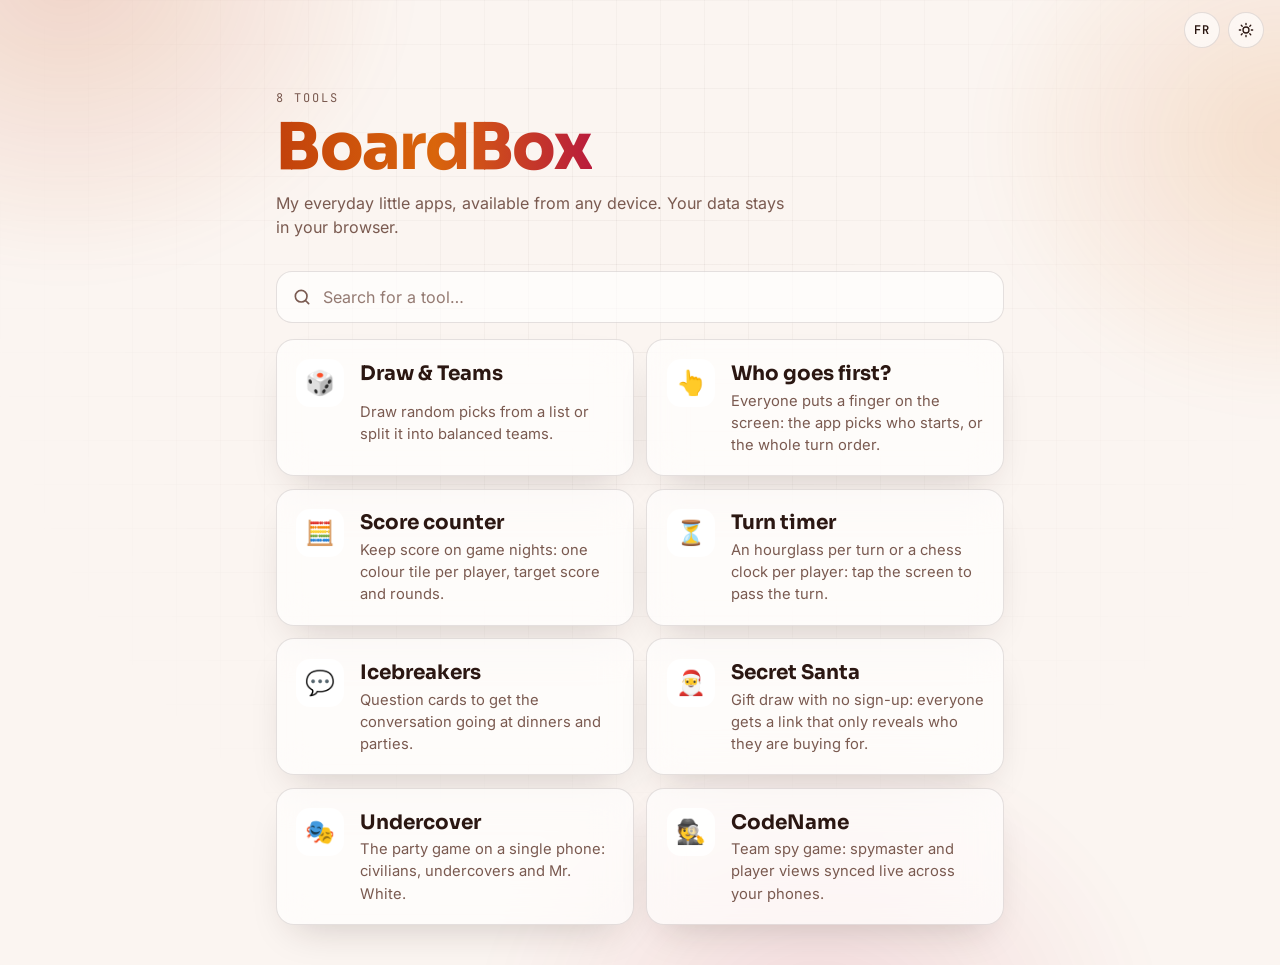
<file: index.html>
<!doctype html>
<html lang="fr">
<head>
<meta charset="utf-8">
<meta name="viewport" content="width=device-width,initial-scale=1,viewport-fit=cover">
<meta http-equiv="Content-Security-Policy" content="default-src 'self'; script-src 'self'; style-src 'self' 'unsafe-inline'; font-src 'self'; img-src 'self' data:; connect-src 'self'; object-src 'none'; base-uri 'self'; form-action 'self'">
<meta name="referrer" content="strict-origin-when-cross-origin">
<title data-i18n="pageTitle">BoardBox — outils et jeux de soirée</title>
<meta name="description" content="BoardBox : petits outils et jeux de soirée, accessibles partout.">
<link rel="canonical" href="https://boardbox.stream/">
<meta property="og:type" content="website">
<meta property="og:site_name" content="BoardBox">
<meta property="og:locale" content="fr_FR">
<meta property="og:title" content="BoardBox — outils et jeux de soirée">
<meta property="og:description" content="BoardBox : petits outils et jeux de soirée, accessibles partout.">
<meta property="og:url" content="https://boardbox.stream/">
<meta property="og:image" content="https://boardbox.stream/commun/icons/apercu-lien.png">
<meta property="og:image:width" content="1200">
<meta property="og:image:height" content="630">
<meta property="og:image:alt" content="BoardBox, outils et jeux pour vos soirées">
<meta name="twitter:card" content="summary_large_image">
<link rel="manifest" href="manifest.webmanifest">
<link rel="icon" type="image/png" href="commun/icons/favicon.png">
<link rel="apple-touch-icon" href="commun/icons/apple-touch-icon.png">
<meta name="theme-color" content="#150c0a">
<link rel="stylesheet" href="commun/base.css?v=13">
<script src="commun/commun.js?v=9"></script>
<style>
/* Barre du haut : seulement langue + thème, alignés à droite */
.topbar { justify-content: flex-end; }
main { width: 100%; max-width: 760px; margin: 0 auto; padding: 0 16px calc(env(safe-area-inset-bottom, 0px) + 40px); }
.hero { margin: 1.5rem 0 2rem; }
.eyebrow { font-family: var(--f-mono); font-size: .75rem; letter-spacing: .16em; text-transform: uppercase; color: var(--muted); }
h1 { font-family: var(--f-display); font-weight: 850; font-size: clamp(2.4rem, 9vw, 4rem); line-height: .95; letter-spacing: -.02em; margin: .6rem 0 .8rem; }

.lead { color: var(--muted); max-width: 52ch; margin: 0; }

.install { display: flex; align-items: center; gap: .8rem; padding: .9rem 1rem; margin-bottom: 1rem; border-radius: 18px; background: var(--surface); border: 1px solid var(--line); }
.install-icon { font-size: 1.6rem; }
.install-text { flex: 1; min-width: 0; }
.install-text p { margin: .15rem 0 0; color: var(--muted); font-size: .88rem; }
.install-btn { height: 40px; padding: 0 1rem; border-radius: 12px; font-weight: 600; }
.install-close { width: 36px; height: 36px; flex: none; border: 0; border-radius: 50%; background: transparent; color: var(--muted); }
.install-close:hover { background: var(--surface-2); }
.search { position: relative; margin-bottom: 1rem; }
.search svg { position: absolute; left: 1rem; top: 50%; width: 20px; height: 20px; transform: translateY(-50%); color: var(--muted); pointer-events: none; }
.search input { width: 100%; height: 52px; padding: 0 1rem 0 2.9rem; border-radius: 16px; background: var(--surface); border: 1px solid var(--line); color: inherit; font: inherit; font-size: 1rem; }
.search input:focus { border-color: var(--accent); }
.search input::placeholder { color: var(--muted); }
.search-empty { color: var(--muted); text-align: center; margin: 1.5rem 0; }
.tools { list-style: none; margin: 0; padding: 0; display: grid; gap: .8rem; }
@media (min-width: 600px) { .tools { grid-template-columns: 1fr 1fr; } }
.tool { display: grid; grid-template-columns: auto 1fr; gap: .3rem 1rem; align-items: start; height: 100%; padding: 1.2rem; border-radius: 18px; background: var(--surface); border: 1px solid var(--line); color: inherit; text-decoration: none; transition: border-color .2s, transform .3s var(--ease); }
.tool:hover { border-color: var(--accent); transform: translateY(-2px); }
.tool-icon { grid-row: span 2; width: 48px; height: 48px; border-radius: 14px; display: grid; place-items: center; font-size: 1.5rem; background: var(--surface-2); }
.tool h2 { font-family: var(--f-display); font-size: 1.25rem; line-height: 1.15; margin: .15rem 0 0; }
.tool p { color: var(--muted); font-size: .92rem; margin: 0; }

</style>
</head>
<body>
<header class="topbar">
  <div class="topbar-actions">
    <button class="lang-btn" id="langBtn" type="button" lang="en" aria-label="Switch to English">EN</button>
    <button class="theme-btn" id="themeBtn" type="button" aria-label="Changer de thème" data-i18n-aria-label="common.theme">
      <svg viewBox="0 0 24 24" fill="none" stroke="currentColor" stroke-width="2" stroke-linecap="round"><circle cx="12" cy="12" r="4.5"/><path d="M12 2v2M12 20v2M2 12h2M20 12h2M4.9 4.9l1.4 1.4M17.7 17.7l1.4 1.4M4.9 19.1l1.4-1.4M17.7 6.3l1.4-1.4"/></svg>
    </button>
  </div>
</header>

<main>
  <section class="hero">
    <span class="eyebrow" id="count" aria-live="polite">8 outils</span>
    <h1><span class="grad-text" data-i18n="title">BoardBox</span></h1>
    <p class="lead" data-i18n="lead">Mes petites applis du quotidien, utilisables depuis n'importe quel appareil. Les données restent dans votre navigateur.</p>
  </section>

  <section class="install glass" id="install" hidden>
    <span class="install-icon" aria-hidden="true">📲</span>
    <div class="install-text">
      <b data-i18n="install.title">Installer l'appli</b>
      <p id="installText"></p>
    </div>
    <button class="btn-primary install-btn" id="installBtn" type="button" hidden data-i18n="install.button">Installer</button>
    <button class="install-close" id="installClose" type="button" aria-label="Masquer" data-i18n-aria-label="install.dismiss">✕</button>
  </section>

  <div class="search" role="search">
    <svg viewBox="0 0 24 24" fill="none" stroke="currentColor" stroke-width="2" stroke-linecap="round" aria-hidden="true"><circle cx="11" cy="11" r="7"/><path d="M20 20l-3.5-3.5"/></svg>
    <input type="search" id="search" maxlength="40" autocomplete="off" spellcheck="false" enterkeyhint="go"
           placeholder="Rechercher un outil…" data-i18n-placeholder="search.placeholder"
           aria-label="Rechercher un outil" data-i18n-aria-label="search.label">
  </div>

  <!-- Cartes en dur : moteurs de recherche et aperçus de lien doivent voir les outils sans JavaScript.
       accueil.js traduit les textes (clés data-i18n) et filtre les cartes (data-tool). -->
  <ul class="tools" id="tools">
    <li data-tool="tirage"><a class="tool glass" href="tirage/">
      <span class="tool-icon" aria-hidden="true">🎲</span>
      <h2 data-i18n="tirage.name">Tirage &amp; Équipes</h2>
      <p data-i18n="tirage.desc">Tirez au sort dans une liste ou répartissez-la en équipes équilibrées.</p>
    </a></li>
    <li data-tool="quiCommence"><a class="tool glass" href="qui-commence/">
      <span class="tool-icon" aria-hidden="true">👆</span>
      <h2 data-i18n="quiCommence.name">Qui commence ?</h2>
      <p data-i18n="quiCommence.desc">Chacun pose un doigt sur l'écran : l'appli désigne qui commence, ou tout l'ordre de jeu.</p>
    </a></li>
    <li data-tool="compteur"><a class="tool glass" href="compteur/">
      <span class="tool-icon" aria-hidden="true">🧮</span>
      <h2 data-i18n="compteur.name">Compteur de points</h2>
      <p data-i18n="compteur.desc">Comptez les scores des soirées jeux : une tuile colorée par joueur, objectif et manches.</p>
    </a></li>
    <li data-tool="minuteur"><a class="tool glass" href="minuteur/">
      <span class="tool-icon" aria-hidden="true">⏳</span>
      <h2 data-i18n="minuteur.name">Minuteur de tours</h2>
      <p data-i18n="minuteur.desc">Un sablier par tour ou une pendule par joueur : on touche l'écran pour passer la main.</p>
    </a></li>
    <li data-tool="briseGlace"><a class="tool glass" href="brise-glace/">
      <span class="tool-icon" aria-hidden="true">💬</span>
      <h2 data-i18n="briseGlace.name">Brise-glace</h2>
      <p data-i18n="briseGlace.desc">Des cartes de questions pour lancer la conversation aux repas et aux soirées.</p>
    </a></li>
    <li data-tool="pereNoel"><a class="tool glass" href="pere-noel/">
      <span class="tool-icon" aria-hidden="true">🎅</span>
      <h2 data-i18n="pereNoel.name">Père Noël secret</h2>
      <p data-i18n="pereNoel.desc">Tirage des cadeaux sans inscription : chacun reçoit un lien qui ne révèle que sa propre personne à gâter.</p>
    </a></li>
    <li data-tool="undercover"><a class="tool glass" href="undercover/">
      <span class="tool-icon" aria-hidden="true">🎭</span>
      <h2 data-i18n="undercover.name">Undercover</h2>
      <p data-i18n="undercover.desc">Le jeu d'ambiance sur un seul téléphone : civils, undercovers et Mister White.</p>
    </a></li>
    <li data-tool="codenames"><a class="tool glass" href="codenames/">
      <span class="tool-icon" aria-hidden="true">🕵️</span>
      <h2 data-i18n="codenames.name">CodeName</h2>
      <p data-i18n="codenames.desc">Jeu d'espions en équipes : vue espion et vue joueur synchronisées en direct sur vos téléphones.</p>
    </a></li>
  </ul>
  <p class="search-empty" id="searchEmpty" hidden data-i18n="search.empty">Aucun outil ne correspond.</p>

</main>

<script src="accueil.js?v=15"></script>
</body>
</html>
</file>
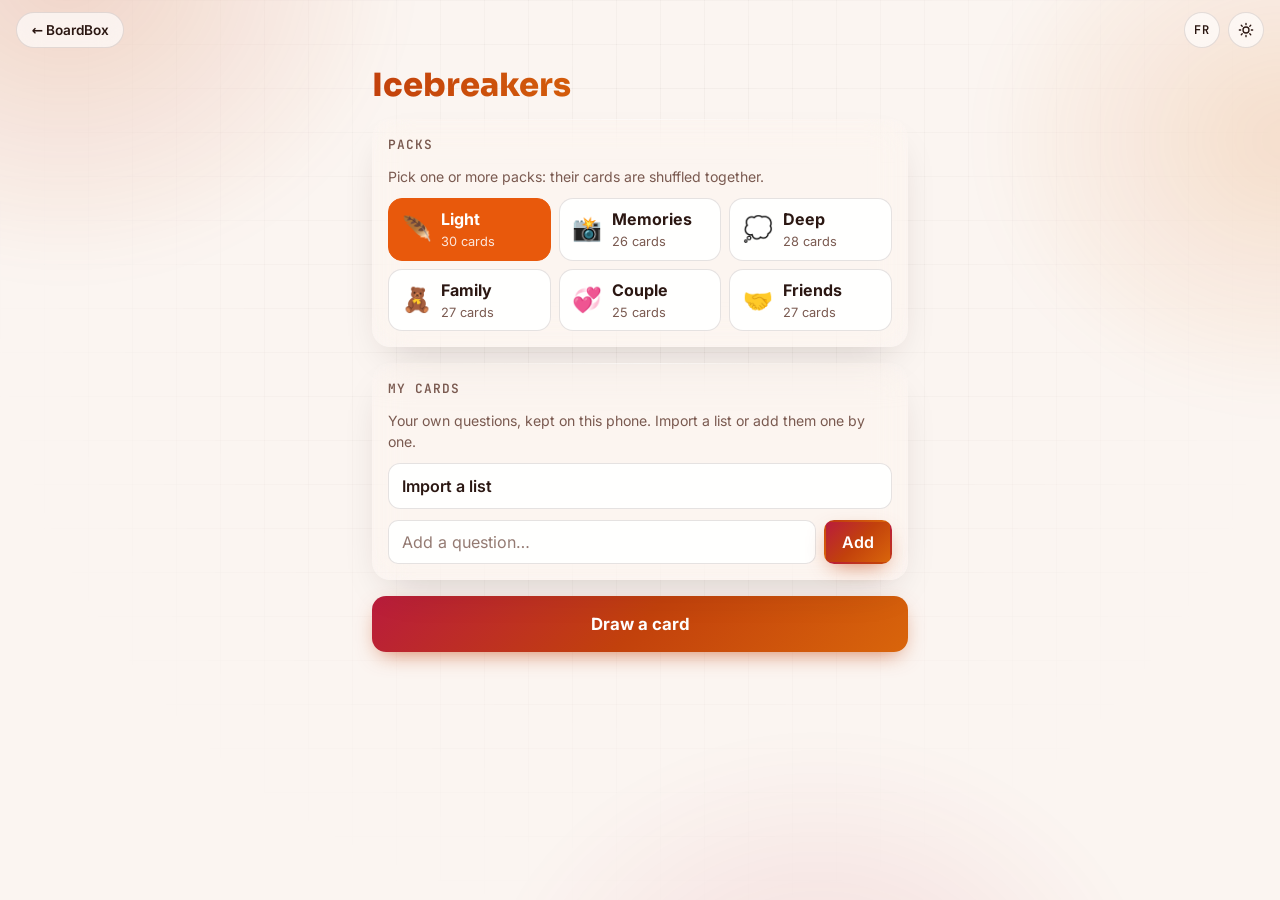
<file: brise-glace/index.html>
<!doctype html>
<html lang="fr">
<head>
<meta charset="utf-8">
<meta name="viewport" content="width=device-width,initial-scale=1,viewport-fit=cover">
<meta http-equiv="Content-Security-Policy" content="default-src 'self'; script-src 'self'; style-src 'self' 'unsafe-inline'; font-src 'self'; img-src 'self' data:; connect-src 'self'; object-src 'none'; base-uri 'self'; form-action 'self'">
<meta name="referrer" content="strict-origin-when-cross-origin">
<title data-i18n="title">Brise-glace</title>
<meta name="description" content="Brise-glace : des cartes de questions pour lancer la conversation aux repas et aux soirées.">
<link rel="canonical" href="https://boardbox.stream/brise-glace/">
<meta property="og:type" content="website">
<meta property="og:site_name" content="BoardBox">
<meta property="og:locale" content="fr_FR">
<meta property="og:title" content="Brise-glace">
<meta property="og:description" content="Brise-glace : des cartes de questions pour lancer la conversation aux repas et aux soirées.">
<meta property="og:url" content="https://boardbox.stream/brise-glace/">
<meta property="og:image" content="https://boardbox.stream/commun/icons/apercu-lien.png">
<meta property="og:image:width" content="1200">
<meta property="og:image:height" content="630">
<meta property="og:image:alt" content="BoardBox, outils et jeux pour vos soirées">
<meta name="twitter:card" content="summary_large_image">
<link rel="manifest" href="../manifest.webmanifest">
<link rel="icon" type="image/png" href="../commun/icons/favicon.png">
<link rel="apple-touch-icon" href="../commun/icons/apple-touch-icon.png">
<meta name="theme-color" content="#150c0a">
<link rel="stylesheet" href="../commun/base.css?v=13">
<script src="../commun/commun.js?v=9"></script>
<style>
main { width: 100%; max-width: 560px; margin: 0 auto; padding: 0 12px calc(env(safe-area-inset-bottom, 0px) + 24px); }
.app-title { font-family: var(--f-display); font-weight: 800; font-size: 2rem; line-height: 1.1; margin: .5rem 0 1rem; }
.screen { display: grid; grid-template-columns: minmax(0, 1fr); gap: 1rem; }   /* colonne bornée : la grille des paquets ne doit pas élargir la page */
.block { padding: 1rem; border-radius: 18px; }
.block h2 { margin: 0 0 .7rem; font-size: .8rem; font-family: var(--f-mono); font-weight: 600; text-transform: uppercase; letter-spacing: .08em; color: var(--muted); }
.hint { margin: 0 0 .7rem; font-size: .88rem; color: var(--muted); }

/* ---------- Choix des paquets ---------- */
.packs { display: grid; grid-template-columns: repeat(auto-fill, minmax(128px, 1fr)); gap: .5rem; }
.pack { display: grid; grid-template-columns: auto 1fr; align-items: center; gap: .1rem .6rem; min-height: 60px; padding: .5rem .8rem; border-radius: 14px; border: 1px solid var(--line); background: var(--field); text-align: left; }
.pack-icon { grid-row: span 2; font-size: 1.5rem; }
.pack-name { font-weight: 700; }
.pack-count { font-size: .8rem; color: var(--muted); }
.pack[aria-pressed="true"] { border-color: var(--c); background: var(--c); color: var(--on-color); }
.pack[aria-pressed="true"] .pack-count { color: inherit; opacity: .85; }

/* ---------- Mes cartes ---------- */
.add-row { display: flex; gap: .5rem; }
.field { flex: 1; min-width: 0; height: 44px; border-radius: 10px; border: 1px solid var(--line); background: var(--field); padding: 0 .8rem; color: inherit; font: inherit; }
.field:focus { outline: none; border-color: var(--accent); }
.add-btn { flex: none; height: 44px; padding: 0 1rem; border-radius: 10px; font-weight: 600; }
.rows { list-style: none; margin: .7rem 0 0; padding: 0; display: grid; gap: .4rem; }
.rows:empty { display: none; }
.row { display: flex; align-items: center; gap: .5rem; min-height: 44px; padding: .3rem .3rem .3rem .8rem; border-radius: 10px; border: 1px solid var(--line); background: var(--field); }
.row-text { flex: 1; min-width: 0; overflow-wrap: anywhere; font-size: .92rem; }
.row button { flex: none; width: 44px; height: 44px; border: 0; border-radius: 8px; background: transparent; color: var(--muted); }
.row button:hover { color: var(--accent); }
.mine { display: grid; grid-template-columns: minmax(0, 1fr); gap: .7rem; }
.mine h2, .mine .hint { margin-bottom: 0; }
.fold { border: 1px solid var(--line); border-radius: 12px; padding: 0 .8rem; background: var(--field); }
.fold summary { min-height: 44px; display: flex; align-items: center; font-weight: 600; cursor: pointer; }
.fold[open] { padding-bottom: .8rem; }
.fold .hint { margin: 0 0 .5rem; }
.area { display: block; width: 100%; height: auto; padding: .6rem .8rem; resize: vertical; line-height: 1.4; }
.tools-row { display: flex; flex-wrap: wrap; gap: .5rem; margin-top: .6rem; }
.import-result { margin: .6rem 0 0; font-size: .9rem; font-weight: 600; color: var(--accent); }
.error { margin: 0; padding: .8rem 1rem; border-radius: 12px; border: 1px solid var(--accent-3); color: var(--accent-3); font-weight: 600; }
.big-btn { height: 56px; border-radius: 14px; border: 0; font-weight: 700; font-size: 1.05rem; }
.ghost { height: 44px; padding: 0 1rem; border-radius: 10px; border: 1px solid var(--line); background: transparent; font-size: .9rem; }
.ghost:hover { border-color: var(--accent); }

/* ---------- Jeu ---------- */
.play-info { display: flex; justify-content: space-between; gap: .5rem; font-family: var(--f-mono); font-size: .8rem; color: var(--muted); }
/* Carte en verre dépoli : des halos flous à la couleur du paquet (--c) passent derrière,
   le verre les laisse deviner. Une seule carte à l'écran : pas d'enjeu de fluidité. */
.question-stage { --c: var(--player-1); position: relative; isolation: isolate; }
.question-stage::before { content: ''; position: absolute; inset: 6% 4%; z-index: -1; pointer-events: none;
  background: radial-gradient(circle at 22% 28%, var(--c) 0 20%, transparent 46%), radial-gradient(circle at 80% 74%, var(--c) 0 16%, transparent 42%);
  filter: blur(26px); opacity: .8; }
.question-card { touch-action: pan-y; display: grid; place-items: center; align-content: center; gap: 1rem; width: 100%; min-height: min(56vh, 460px); padding: 2rem 1.4rem; border-radius: 28px; text-align: center; color: var(--ink);
  background: linear-gradient(145deg, color-mix(in srgb, var(--c) 22%, var(--surface)), var(--surface));
  border: 1px solid color-mix(in srgb, var(--c) 40%, var(--line));
  box-shadow: var(--shadow-lg), inset 0 1px 0 color-mix(in srgb, var(--surface-2) 80%, transparent);
  backdrop-filter: blur(22px) saturate(1.4); -webkit-backdrop-filter: blur(22px) saturate(1.4); }
.question-text { font-family: var(--f-display); font-weight: 700; font-size: clamp(1.35rem, 6vw, 1.9rem); line-height: 1.3; margin: 0; overflow-wrap: anywhere; }
.question-pack { padding: .3rem .8rem; border-radius: 999px; font-size: .82rem; font-weight: 600; background: color-mix(in srgb, var(--c) 25%, transparent); }
.question-card.appear { animation: cardIn .35s var(--ease) both; }
@keyframes cardIn { from { opacity: 0; transform: translateY(14px) scale(.97); } }
.question-stage.empty::before { opacity: 0; }
.question-card.empty { border-style: dashed; }
.controls { display: grid; grid-template-columns: 1fr 1.4fr; gap: .5rem; }
.controls button { height: 52px; border-radius: 14px; font-weight: 700; }
.controls .ghost { height: 52px; }
</style>
</head>
<body>
<header class="topbar">
  <a class="back-link" href="../" data-i18n="common.back">← BoardBox</a>
  <div class="topbar-actions">
    <button class="lang-btn" id="langBtn" type="button" lang="en" aria-label="Switch to English">EN</button>
    <button class="theme-btn" id="themeBtn" type="button" aria-label="Changer de thème" data-i18n-aria-label="common.theme">
      <svg viewBox="0 0 24 24" fill="none" stroke="currentColor" stroke-width="2" stroke-linecap="round"><circle cx="12" cy="12" r="4.5"/><path d="M12 2v2M12 20v2M2 12h2M20 12h2M4.9 4.9l1.4 1.4M17.7 17.7l1.4 1.4M4.9 19.1l1.4-1.4M17.7 6.3l1.4-1.4"/></svg>
    </button>
  </div>
</header>

<main>
  <h1 class="app-title grad-text" data-i18n="title">Brise-glace</h1>

  <!-- Choix des paquets et cartes personnelles -->
  <section class="screen" id="setupScreen">
    <div class="block card">
      <h2 data-i18n="packsTitle">Paquets</h2>
      <p class="hint" data-i18n="packsHint">Choisissez un ou plusieurs paquets : leurs cartes sont mélangées.</p>
      <div class="packs" id="packList"></div>
    </div>

    <div class="block card mine">
      <h2 data-i18n="mineTitle">Mes cartes</h2>
      <p class="hint" id="mineSummary"></p>
      <button class="big-btn btn-primary" type="button" id="playMineBtn" hidden data-i18n="playMine">Jouer avec mes cartes seulement</button>

      <details class="fold" id="importBox">
        <summary data-i18n="importTitle">Importer une liste</summary>
        <p class="hint" data-i18n="importHint">Collez vos questions (depuis Notes, un message…), une par ligne, ou choisissez un fichier texte.</p>
        <textarea class="field area" id="importText" rows="6" placeholder="Une question par ligne" data-i18n-placeholder="importPlaceholder" aria-label="Questions à importer" data-i18n-aria-label="importTitle"></textarea>
        <div class="tools-row">
          <button class="btn-primary add-btn" type="button" id="importBtn" data-i18n="importAdd">Ajouter ces cartes</button>
          <button class="ghost" type="button" id="importFileBtn" data-i18n="importFile">Depuis un fichier .txt</button>
          <input type="file" id="importFile" accept=".txt,text/plain" hidden>
        </div>
        <p class="import-result" id="importResult" role="status" hidden></p>
      </details>

      <form class="add-row" id="mineForm">
        <input class="field" id="mineInput" maxlength="300" autocomplete="off" enterkeyhint="done"
               placeholder="Ajouter une question…" data-i18n-placeholder="minePlaceholder" aria-label="Ajouter une question" data-i18n-aria-label="minePlaceholder">
        <button class="btn-primary add-btn" type="submit" data-i18n="add">Ajouter</button>
      </form>

      <details class="fold" id="mineDetails" hidden>
        <summary id="mineListTitle"></summary>
        <ul class="rows" id="mineList"></ul>
        <div class="tools-row">
          <button class="ghost" type="button" id="exportBtn" data-i18n="export">Exporter (.txt)</button>
          <button class="ghost" type="button" id="clearBtn" data-i18n="clearAll">Tout effacer</button>
        </div>
      </details>
    </div>

    <p class="error" id="setupError" role="alert" hidden></p>
    <button class="big-btn btn-primary" type="button" id="startBtn" data-i18n="start">Tirer une carte</button>
  </section>

  <!-- Une carte à la fois -->
  <section class="screen" id="playScreen" hidden>
    <div class="play-info"><span id="remainingInfo" aria-live="polite"></span><span id="positionInfo"></span></div>
    <div class="question-stage" id="questionStage">
      <button class="question-card" type="button" id="questionCard" aria-describedby="tapHint">
        <p class="question-text" id="questionText"></p>
        <span class="question-pack" id="questionPack"></span>
      </button>
    </div>
    <span id="tapHint" hidden data-i18n="tapHint">Touchez la carte ou balayez-la pour passer à la suivante</span>
    <div class="controls">
      <button class="ghost" type="button" id="prevBtn" data-i18n="previous">← Précédente</button>
      <button class="btn-primary" type="button" id="nextBtn" data-i18n="next">Carte suivante →</button>
    </div>
    <div class="controls">
      <button class="ghost" type="button" id="packsBtn" data-i18n="changePacks">Paquets</button>
      <button class="ghost" type="button" id="resetBtn" data-i18n="reset">Remettre les cartes</button>
    </div>
  </section>
</main>

<script src="app.js?v=4"></script>
</body>
</html>
</file>
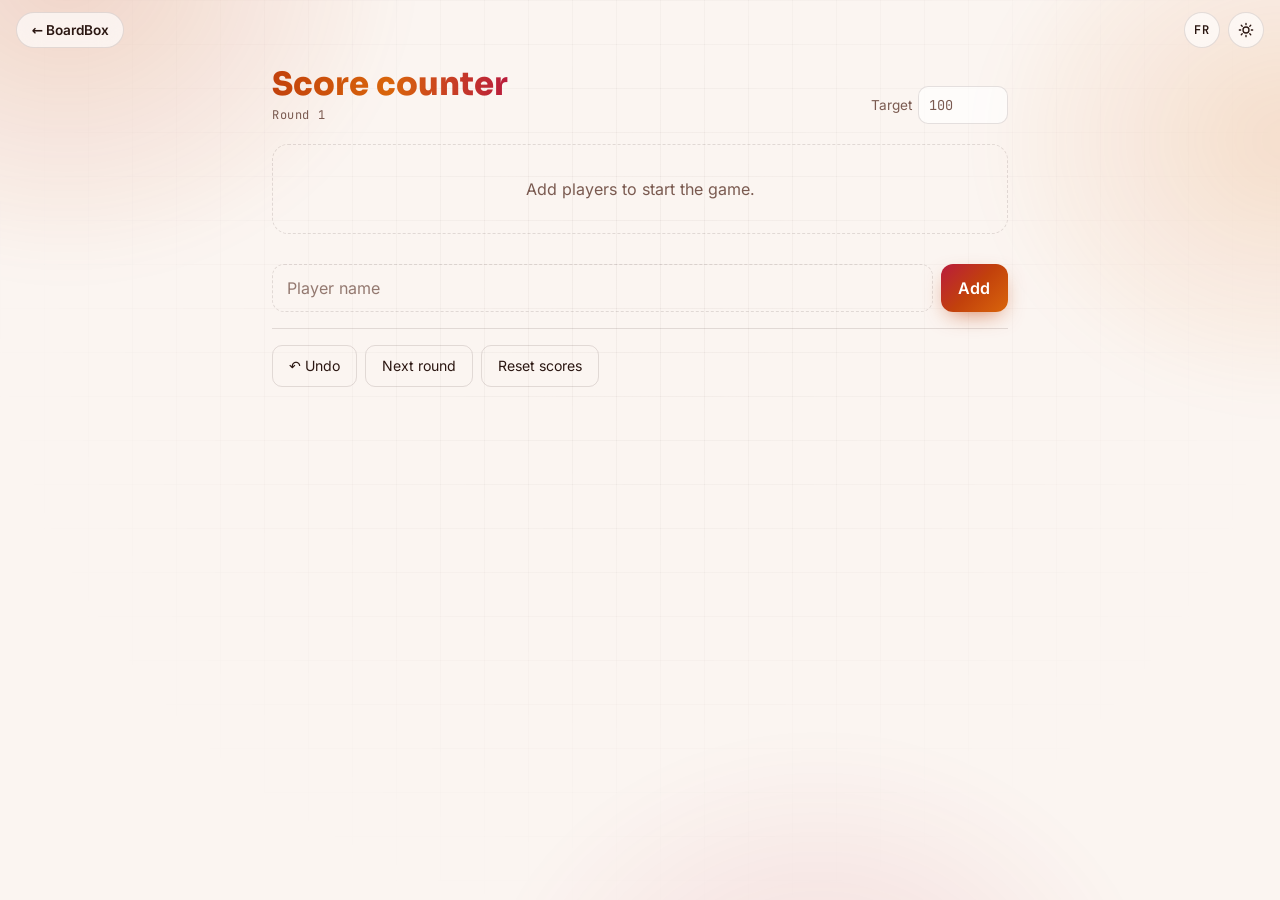
<file: compteur/index.html>
<!doctype html>
<html lang="fr">
<head>
<meta charset="utf-8">
<meta name="viewport" content="width=device-width,initial-scale=1,viewport-fit=cover">
<meta http-equiv="Content-Security-Policy" content="default-src 'self'; script-src 'self'; style-src 'self' 'unsafe-inline'; font-src 'self'; img-src 'self' data:; connect-src 'self'; object-src 'none'; base-uri 'self'; form-action 'self'">
<meta name="referrer" content="strict-origin-when-cross-origin">
<title data-i18n="title">Compteur de points</title>
<meta name="description" content="Compteur de points pour les soirées jeux de société : une tuile colorée par joueur, objectif, manches et annulation.">
<link rel="canonical" href="https://boardbox.stream/compteur/">
<meta property="og:type" content="website">
<meta property="og:site_name" content="BoardBox">
<meta property="og:locale" content="fr_FR">
<meta property="og:title" content="Compteur de points">
<meta property="og:description" content="Compteur de points pour les soirées jeux de société : une tuile colorée par joueur, objectif, manches et annulation.">
<meta property="og:url" content="https://boardbox.stream/compteur/">
<meta property="og:image" content="https://boardbox.stream/commun/icons/apercu-lien.png">
<meta property="og:image:width" content="1200">
<meta property="og:image:height" content="630">
<meta property="og:image:alt" content="BoardBox, outils et jeux pour vos soirées">
<meta name="twitter:card" content="summary_large_image">
<link rel="manifest" href="../manifest.webmanifest">
<link rel="icon" type="image/png" href="../commun/icons/favicon.png">
<link rel="apple-touch-icon" href="../commun/icons/apple-touch-icon.png">
<meta name="theme-color" content="#150c0a">
<link rel="stylesheet" href="../commun/base.css?v=13">
<script src="../commun/commun.js?v=9"></script>
<style>
main { width: 100%; max-width: 760px; margin: 0 auto; padding: 0 12px calc(env(safe-area-inset-bottom, 0px) + 32px); }

.app-top { display: flex; align-items: flex-end; justify-content: space-between; gap: .8rem; flex-wrap: wrap; margin: .5rem 0 1.2rem; }
.app-title { font-family: var(--f-display); font-weight: 800; font-size: 2rem; line-height: 1; margin: 0; }
.app-sub { font-family: var(--f-mono); font-size: .75rem; color: var(--muted); letter-spacing: .05em; margin-top: .4rem; }
.target { display: flex; align-items: center; gap: .4rem; font-size: .85rem; color: var(--muted); }
.target input { width: 5.6rem; height: 38px; border-radius: 10px; border: 1px solid var(--line); background: var(--surface); padding: 0 .6rem; font-family: var(--f-mono); font-variant-numeric: tabular-nums; }

.empty { padding: 2rem 1rem; text-align: center; color: var(--muted); border: 1px dashed var(--line); border-radius: 16px; }

/* Une tuile colorée par joueur, en grille (2 colonnes sur téléphone) ; l'ordre reste fixe pour que les boutons ne bougent pas sous le doigt */
.pl-list { list-style: none; margin: 0; padding: 0; display: grid; grid-template-columns: repeat(auto-fill, minmax(150px, 1fr)); gap: 8px; }
.pl { --c: var(--player-1); display: flex; flex-direction: column; border-radius: 18px; overflow: hidden; background: var(--c); color: var(--on-color); box-shadow: var(--shadow); }
.pl.lead { outline: 3px solid var(--signal); outline-offset: 2px; }
.pl-head { display: flex; align-items: center; gap: .3rem; padding: 6px 6px 6px 8px; background: var(--tint-dark); }
.pl-name { flex: 1; min-width: 0; height: 36px; border: 0; border-radius: 8px; background: transparent; color: var(--on-color); font-family: var(--f-display); font-weight: 700; font-size: 1.05rem; text-align: center; padding: 0 .3rem; }
.pl-name:hover, .pl-name:focus { background: var(--tint-dark); outline: none; }
.pl-delta { flex: none; min-width: 34px; height: 30px; padding: 0 6px; border-radius: 8px; background: var(--on-color); color: var(--c); font-family: var(--f-mono); font-weight: 700; font-size: .85rem; font-variant-numeric: tabular-nums; display: grid; place-items: center; }
.pl-delta.zero { opacity: .55; }
.pl-btns { display: flex; gap: 6px; padding: 10px 8px 0; }
.pl-btns.plus { padding: 0 8px 10px; }
.pl-btns button { flex: 1 1 0; min-width: 0; height: 44px; border-radius: 10px; border: 0; background: var(--tint-dark); color: var(--on-color); font-family: var(--f-mono); font-weight: 600; font-size: .95rem; font-variant-numeric: tabular-nums; transition: transform .12s, background-color .2s; touch-action: manipulation; }
.pl-btns button:active { transform: scale(.92); }
.pl-score { display: grid; place-items: center; min-height: 6.5rem; font-family: var(--f-display); font-weight: 800; font-size: 3.4rem; font-variant-numeric: tabular-nums; line-height: 1; }
.pl-score.long { font-size: 2.6rem; }
.pl-score.longer { font-size: 2rem; }
.pl-score.pop { animation: pop .4s var(--ease); }
@keyframes pop { 40% { transform: scale(1.2); } }
/* Bande du bas : se remplit vers l'objectif, avec le rang et le bouton pour retirer le joueur */
.pl-foot { position: relative; display: flex; align-items: center; justify-content: space-between; height: 44px; padding: 0 0 0 10px; background: var(--tint-light); }
.pl-foot i { position: absolute; inset: 0 auto 0 0; width: 0; background: var(--tint-light); transition: width .5s var(--ease); }
.pl-rank { position: relative; font-family: var(--f-mono); font-size: .8rem; font-weight: 700; }
.pl.lead .pl-rank { background: var(--signal); color: var(--on-signal); border-radius: 999px; padding: 2px 8px; }
.pl-foot .del { position: relative; width: 44px; height: 44px; border: 0; background: transparent; color: var(--on-color); font-size: 1rem; opacity: .8; }
.pl-foot .del:hover { opacity: 1; }

.add-row { display: flex; gap: .5rem; margin-top: .9rem; }
.add-row input { flex: 1; min-width: 0; height: 48px; border-radius: 12px; border: 1px dashed var(--line); background: transparent; padding: 0 .9rem; }
.add-row input:focus { border-style: solid; border-color: var(--accent); outline: none; }
.add-row button { height: 48px; padding: 0 1.1rem; border-radius: 12px; border: 0; font-weight: 600; }

.app-actions { display: flex; gap: .5rem; flex-wrap: wrap; margin-top: 1rem; padding-top: 1rem; border-top: 1px solid var(--line); }
.ghost { height: 42px; padding: 0 1rem; border-radius: 10px; border: 1px solid var(--line); background: transparent; font-size: .88rem; display: inline-flex; align-items: center; gap: .4rem; }
.ghost:hover { border-color: var(--accent); }
.ghost.warn { border-color: var(--danger); color: var(--danger); }

.win { margin-bottom: .9rem; padding: .9rem 1rem; border-radius: 14px; background: var(--signal); color: var(--on-signal); font-weight: 600; display: flex; align-items: center; justify-content: space-between; gap: .8rem; flex-wrap: wrap; }
.win button { border: 0; background: var(--on-signal); color: var(--signal); border-radius: 9px; height: 36px; padding: 0 .9rem; font-weight: 600; }

.toast { position: fixed; left: 50%; bottom: calc(env(safe-area-inset-bottom, 0px) + 24px); transform: translateX(-50%); z-index: 110; display: flex; align-items: center; gap: .9rem; max-width: calc(100% - 32px); padding: .75rem 1rem; border-radius: 14px; background: var(--ink); color: var(--bg); font-size: .92rem; box-shadow: var(--shadow); animation: toastIn .3s var(--ease); }
.toast button { border: 0; background: transparent; color: var(--bg); font-weight: 700; text-decoration: underline; padding: 0; }
@keyframes toastIn { from { transform: translate(-50%, 12px); opacity: 0; } }
#confetti { position: fixed; inset: 0; width: 100%; height: 100%; z-index: 95; pointer-events: none; }
</style>
</head>
<body>
<header class="topbar">
  <a class="back-link" href="../" data-i18n="common.back">← BoardBox</a>
  <div class="topbar-actions">
    <button class="lang-btn" id="langBtn" type="button" lang="en" aria-label="Switch to English">EN</button>
    <button class="theme-btn" id="themeBtn" type="button" aria-label="Changer de thème" data-i18n-aria-label="common.theme">
      <svg viewBox="0 0 24 24" fill="none" stroke="currentColor" stroke-width="2" stroke-linecap="round"><circle cx="12" cy="12" r="4.5"/><path d="M12 2v2M12 20v2M2 12h2M20 12h2M4.9 4.9l1.4 1.4M17.7 17.7l1.4 1.4M4.9 19.1l1.4-1.4M17.7 6.3l1.4-1.4"/></svg>
    </button>
  </div>
</header>

<main>
  <div class="app-top">
    <div>
      <h1 class="app-title grad-text" data-i18n="title">Compteur de points</h1>
      <div class="app-sub" id="round">Manche 1</div>
    </div>
    <label class="target" for="target"><span data-i18n="target">Objectif</span>
      <input id="target" type="number" min="5" max="9999" step="5" inputmode="numeric">
    </label>
  </div>

  <div class="win" id="win" hidden><span id="winText"></span><button type="button" id="winReset" data-i18n="newGame">Nouvelle partie</button></div>
  <p class="empty" id="empty" hidden data-i18n="empty">Ajoutez les joueurs pour commencer la partie.</p>
  <ul class="pl-list" id="plList"></ul>

  <form class="add-row" id="addForm" autocomplete="off">
    <input id="addName" maxlength="18" placeholder="Nom du joueur" aria-label="Nom du nouveau joueur" data-i18n-placeholder="playerName" data-i18n-aria-label="newPlayer">
    <button type="submit" class="btn-primary" data-i18n="add">Ajouter</button>
  </form>

  <div class="app-actions">
    <button class="ghost" type="button" id="undoBtn" data-i18n="undo">↶ Annuler</button>
    <button class="ghost" type="button" id="roundBtn" data-i18n="nextRound">Manche suivante</button>
    <button class="ghost" type="button" id="resetBtn" data-i18n="reset">Remettre à zéro</button>
  </div>
</main>

<script src="app.js?v=4"></script>
</body>
</html>
</file>
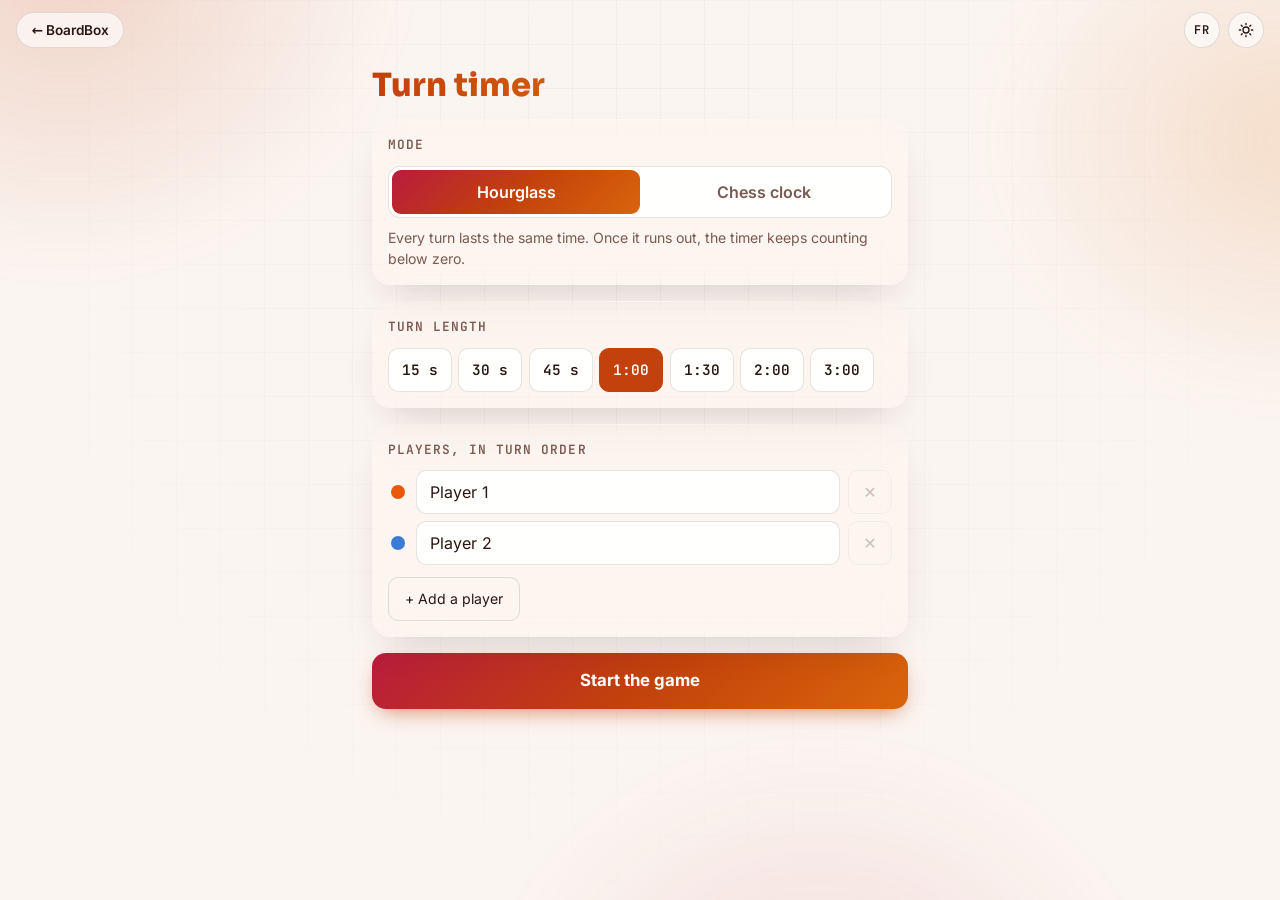
<file: minuteur/index.html>
<!doctype html>
<html lang="fr">
<head>
<meta charset="utf-8">
<meta name="viewport" content="width=device-width,initial-scale=1,viewport-fit=cover">
<meta http-equiv="Content-Security-Policy" content="default-src 'self'; script-src 'self'; style-src 'self' 'unsafe-inline'; font-src 'self'; img-src 'self' data:; connect-src 'self'; object-src 'none'; base-uri 'self'; form-action 'self'">
<meta name="referrer" content="strict-origin-when-cross-origin">
<title data-i18n="title">Minuteur de tours</title>
<meta name="description" content="Minuteur de tours pour les jeux de société : sablier par tour ou pendule par joueur.">
<link rel="canonical" href="https://boardbox.stream/minuteur/">
<meta property="og:type" content="website">
<meta property="og:site_name" content="BoardBox">
<meta property="og:locale" content="fr_FR">
<meta property="og:title" content="Minuteur de tours">
<meta property="og:description" content="Minuteur de tours pour les jeux de société : sablier par tour ou pendule par joueur.">
<meta property="og:url" content="https://boardbox.stream/minuteur/">
<meta property="og:image" content="https://boardbox.stream/commun/icons/apercu-lien.png">
<meta property="og:image:width" content="1200">
<meta property="og:image:height" content="630">
<meta property="og:image:alt" content="BoardBox, outils et jeux pour vos soirées">
<meta name="twitter:card" content="summary_large_image">
<link rel="manifest" href="../manifest.webmanifest">
<link rel="icon" type="image/png" href="../commun/icons/favicon.png">
<link rel="apple-touch-icon" href="../commun/icons/apple-touch-icon.png">
<meta name="theme-color" content="#150c0a">
<link rel="stylesheet" href="../commun/base.css?v=13">
<script src="../commun/commun.js?v=9"></script>
<style>
main { width: 100%; max-width: 560px; margin: 0 auto; padding: 0 12px calc(env(safe-area-inset-bottom, 0px) + 24px); }
.app-title { font-family: var(--f-display); font-weight: 800; font-size: 2rem; line-height: 1.1; margin: .5rem 0 1rem; }

/* ---------- Réglages ---------- */
.setup { display: grid; gap: 1rem; }
.block { padding: 1rem; border-radius: 18px; }
.block h2 { margin: 0 0 .7rem; font-size: .8rem; font-family: var(--f-mono); font-weight: 600; text-transform: uppercase; letter-spacing: .08em; color: var(--muted); }
.modes { display: flex; padding: 3px; border-radius: 12px; border: 1px solid var(--line); background: var(--field); }
.modes button { flex: 1; height: 44px; border: 0; border-radius: 9px; background: transparent; font-weight: 600; color: var(--muted); }
.modes button[aria-pressed="true"] { background: var(--btn-primary-bg); color: var(--btn-primary-ink); }
.mode-desc { margin: .6rem 0 0; font-size: .88rem; color: var(--muted); }
.chips { display: flex; flex-wrap: wrap; gap: .4rem; }
.chips button { min-width: 64px; height: 44px; padding: 0 .8rem; border-radius: 10px; border: 1px solid var(--line); background: var(--field); font-family: var(--f-mono); font-weight: 600; font-size: .9rem; }
.chips button[aria-pressed="true"] { border-color: var(--accent); background: var(--accent); color: var(--on-accent); }

.pl-list { list-style: none; margin: 0; padding: 0; display: grid; gap: .45rem; }
.pl-row { display: flex; align-items: center; gap: .5rem; }
.pl-dot { flex: none; width: 14px; height: 14px; border-radius: 50%; background: var(--c); margin: 0 .2rem; }
.pl-row input { flex: 1; min-width: 0; height: 44px; border-radius: 10px; border: 1px solid var(--line); background: var(--field); padding: 0 .8rem; }
.pl-row button { flex: none; width: 44px; height: 44px; border-radius: 10px; border: 1px solid var(--line); background: transparent; color: var(--muted); }
.pl-row button:disabled { opacity: .35; }
.pl-tools { display: flex; flex-wrap: wrap; gap: .5rem; margin-top: .7rem; }
.ghost { height: 44px; padding: 0 1rem; border-radius: 10px; border: 1px solid var(--line); background: transparent; font-size: .88rem; }
.ghost:hover { border-color: var(--accent); }
.start-row { display: grid; gap: .5rem; }
.big-btn { height: 56px; border-radius: 14px; border: 0; font-weight: 700; font-size: 1.05rem; }

/* ---------- Partie (plein écran) ---------- */
/* Pendant la partie, la page tient dans l'écran. min-height: 0 annule le 100vh de base.css
   (sur iPhone, 100vh ignore les barres du navigateur et ferait dépasser la zone en bas). */
body.playing { display: flex; flex-direction: column; height: 100vh; height: 100dvh; min-height: 0; overflow: hidden; overscroll-behavior: none; }
body.playing main { flex: 1; min-height: 0; display: flex; flex-direction: column; gap: .6rem; max-width: 760px; padding-bottom: calc(env(safe-area-inset-bottom, 0px) + 12px); }
body.playing .app-title { display: none; }
.game { flex: 1; min-height: 0; display: flex; flex-direction: column; gap: .6rem; }
.game-info { display: flex; justify-content: space-between; align-items: baseline; font-family: var(--f-mono); font-size: .8rem; color: var(--muted); }

.turn { --c: var(--player-1); position: relative; flex: 1; min-height: 0; width: 100%; overflow: hidden; border: 0; border-radius: 24px; background: var(--c); color: var(--on-color);
  display: flex; flex-direction: column; align-items: center; justify-content: center; gap: .3rem; padding: 1rem;
  touch-action: manipulation; user-select: none; -webkit-user-select: none; -webkit-tap-highlight-color: transparent; box-shadow: var(--shadow); }
.turn-name { font-family: var(--f-display); font-weight: 700; font-size: 1.6rem; max-width: 100%; overflow: hidden; text-overflow: ellipsis; white-space: nowrap; }
.turn-time { font-family: var(--f-display); font-weight: 800; font-size: clamp(4rem, 24vw, 8rem); line-height: 1; font-variant-numeric: tabular-nums; }
.turn-hint { font-size: .9rem; opacity: .85; }
.turn-bar { position: absolute; left: 0; bottom: 0; height: 10px; width: 100%; background: var(--tint-dark); }
.turn-bar i { display: block; height: 100%; width: 100%; background: var(--tint-light); transform-origin: left; }
.turn.paused .turn-time { opacity: .5; }
.turn.low .turn-time { animation: beat 1s steps(2, jump-none) infinite; }
@keyframes beat { 50% { opacity: .55; } }
/* Temps écoulé : un voile sombre clignote sur la couleur du joueur */
.turn.over::before { content: ''; position: absolute; inset: 0; background: var(--tint-dark); animation: flash .8s ease-in-out infinite alternate; }
.turn > * { position: relative; }
.turn > .turn-bar { position: absolute; }
@keyframes flash { from { opacity: 0; } to { opacity: 1; } }

.queue { list-style: none; margin: 0; padding: 0; display: flex; flex-wrap: wrap; gap: .4rem; }
.queue li { display: flex; align-items: center; gap: .4rem; height: 34px; padding: 0 .7rem; border-radius: 999px; border: 1px solid var(--line); background: var(--surface); font-size: .85rem; max-width: 100%; }
.queue .q-dot { flex: none; width: 10px; height: 10px; border-radius: 50%; background: var(--c); }
.queue .q-name { overflow: hidden; text-overflow: ellipsis; white-space: nowrap; }
.queue .q-time { font-family: var(--f-mono); color: var(--muted); font-variant-numeric: tabular-nums; }
.queue .q-time.neg { color: var(--danger); }
.controls { display: grid; grid-template-columns: 1fr 1fr 1fr; gap: .5rem; }
.controls button { height: 48px; border-radius: 12px; border: 1px solid var(--line); background: var(--surface); font-weight: 600; font-size: .9rem; }
.controls button:disabled { opacity: .4; }
@media (prefers-reduced-motion: reduce) { .turn.low .turn-time, .turn.over::before { animation: none; } .turn.over::before { opacity: .6; } }
</style>
</head>
<body>
<header class="topbar">
  <a class="back-link" href="../" data-i18n="common.back">← BoardBox</a>
  <div class="topbar-actions">
    <button class="lang-btn" id="langBtn" type="button" lang="en" aria-label="Switch to English">EN</button>
    <button class="theme-btn" id="themeBtn" type="button" aria-label="Changer de thème" data-i18n-aria-label="common.theme">
      <svg viewBox="0 0 24 24" fill="none" stroke="currentColor" stroke-width="2" stroke-linecap="round"><circle cx="12" cy="12" r="4.5"/><path d="M12 2v2M12 20v2M2 12h2M20 12h2M4.9 4.9l1.4 1.4M17.7 17.7l1.4 1.4M4.9 19.1l1.4-1.4M17.7 6.3l1.4-1.4"/></svg>
    </button>
  </div>
</header>

<main>
  <h1 class="app-title grad-text" data-i18n="title">Minuteur de tours</h1>

  <section class="setup" id="setup">
    <div class="block card">
      <h2 data-i18n="modeTitle">Mode</h2>
      <div class="modes" role="group" aria-label="Mode" data-i18n-aria-label="modeTitle">
        <button type="button" id="modeHourglass" data-i18n="modeHourglass">Sablier</button>
        <button type="button" id="modeClock" data-i18n="modeClock">Pendule</button>
      </div>
      <p class="mode-desc" id="modeDesc"></p>
    </div>

    <div class="block card">
      <h2 id="durationTitle"></h2>
      <div class="chips" id="durations"></div>
    </div>

    <div class="block card">
      <h2 data-i18n="playersTitle">Joueurs, dans l'ordre du jeu</h2>
      <ul class="pl-list" id="plList"></ul>
      <div class="pl-tools">
        <button type="button" class="ghost" id="addBtn" data-i18n="addPlayer">+ Ajouter un joueur</button>
        <button type="button" class="ghost" id="importBtn" hidden data-i18n="importPlayers">Reprendre les joueurs du compteur</button>
      </div>
    </div>

    <div class="start-row">
      <button type="button" class="big-btn btn-primary" id="startBtn" data-i18n="start">Lancer la partie</button>
      <button type="button" class="big-btn ghost" id="resumeBtn" hidden data-i18n="resume">Reprendre la partie en cours</button>
    </div>
  </section>

  <section class="game" id="game" hidden>
    <div class="game-info"><span id="roundInfo"></span><span id="modeInfo"></span></div>
    <button type="button" class="turn" id="turnBtn">
      <span class="turn-name" id="turnName"></span>
      <span class="turn-time" id="turnTime" aria-live="off"></span>
      <span class="turn-hint" id="turnHint"></span>
      <span class="turn-bar" id="turnBar"><i></i></span>
    </button>
    <ul class="queue" id="queue" aria-label="Joueurs suivants" data-i18n-aria-label="queueLabel"></ul>
    <div class="controls">
      <button type="button" id="prevBtn" data-i18n="previous">← Précédent</button>
      <button type="button" id="pauseBtn"></button>
      <button type="button" id="settingsBtn" data-i18n="settings">Réglages</button>
    </div>
  </section>
</main>

<script src="app.js?v=2"></script>
</body>
</html>
</file>
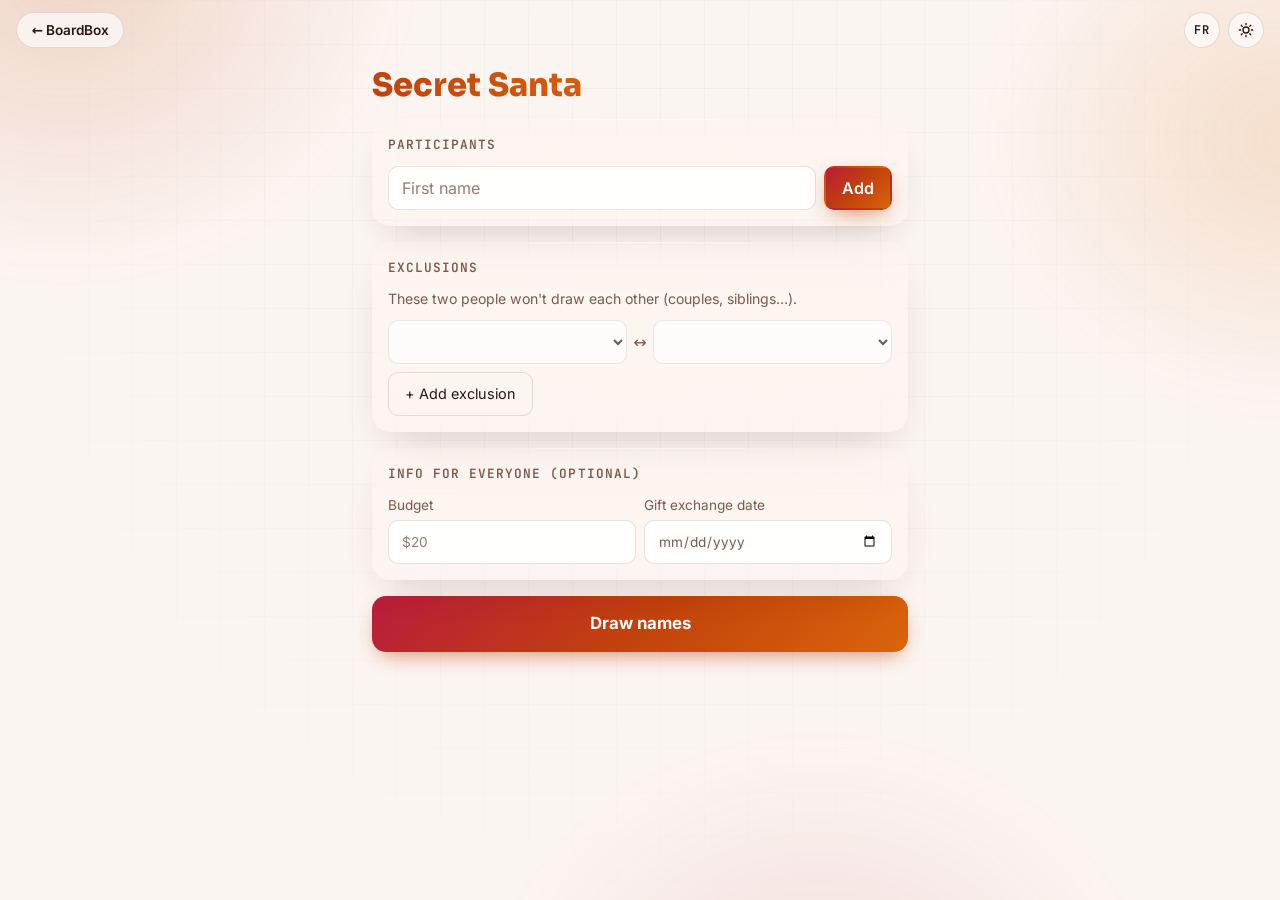
<file: pere-noel/index.html>
<!doctype html>
<html lang="fr">
<head>
<meta charset="utf-8">
<meta name="viewport" content="width=device-width,initial-scale=1,viewport-fit=cover">
<meta http-equiv="Content-Security-Policy" content="default-src 'self'; script-src 'self'; style-src 'self' 'unsafe-inline'; font-src 'self'; img-src 'self' data:; connect-src 'self'; object-src 'none'; base-uri 'self'; form-action 'self'">
<!-- Le tirage est dans le lien (après le #) : aucune adresse n'est transmise aux sites ouverts depuis cette page -->
<meta name="referrer" content="no-referrer">
<title data-i18n="title">Père Noël secret</title>
<meta name="description" content="Père Noël secret sans inscription : tirage au sort et un lien par participant.">
<link rel="canonical" href="https://boardbox.stream/pere-noel/">
<meta property="og:type" content="website">
<meta property="og:site_name" content="BoardBox">
<meta property="og:locale" content="fr_FR">
<meta property="og:title" content="Père Noël secret">
<meta property="og:description" content="Père Noël secret sans inscription : tirage au sort et un lien par participant.">
<meta property="og:url" content="https://boardbox.stream/pere-noel/">
<meta property="og:image" content="https://boardbox.stream/commun/icons/apercu-lien.png">
<meta property="og:image:width" content="1200">
<meta property="og:image:height" content="630">
<meta property="og:image:alt" content="BoardBox, outils et jeux pour vos soirées">
<meta name="twitter:card" content="summary_large_image">
<link rel="manifest" href="../manifest.webmanifest">
<link rel="icon" type="image/png" href="../commun/icons/favicon.png">
<link rel="apple-touch-icon" href="../commun/icons/apple-touch-icon.png">
<meta name="theme-color" content="#150c0a">
<link rel="stylesheet" href="../commun/base.css?v=13">
<script src="../commun/commun.js?v=9"></script>
<style>
main { width: 100%; max-width: 560px; margin: 0 auto; padding: 0 12px calc(env(safe-area-inset-bottom, 0px) + 24px); }
.app-title { font-family: var(--f-display); font-weight: 800; font-size: 2rem; line-height: 1.1; margin: .5rem 0 1rem; }
.screen { display: grid; gap: 1rem; }
.block { padding: 1rem; border-radius: 18px; }
.block h2 { margin: 0 0 .7rem; font-size: .8rem; font-family: var(--f-mono); font-weight: 600; text-transform: uppercase; letter-spacing: .08em; color: var(--muted); }
.hint { margin: 0 0 .7rem; font-size: .88rem; color: var(--muted); }

/* ---------- Saisie ---------- */
.add-row { display: flex; gap: .5rem; }
.field { flex: 1; min-width: 0; width: 100%; height: 44px; border-radius: 10px; border: 1px solid var(--line); background: var(--field); padding: 0 .8rem; color: inherit; font: inherit; }
.field:focus { outline: none; border-color: var(--accent); }
.add-btn { flex: none; height: 44px; padding: 0 1rem; border-radius: 10px; font-weight: 600; }
.rows { list-style: none; margin: .7rem 0 0; padding: 0; display: grid; gap: .4rem; }
.rows:empty { display: none; }
.row { display: flex; align-items: center; gap: .5rem; min-height: 44px; padding: 0 .3rem 0 .8rem; border-radius: 10px; border: 1px solid var(--line); background: var(--field); }
.row-text { flex: 1; min-width: 0; overflow-wrap: anywhere; }
.row button { flex: none; width: 44px; height: 44px; border: 0; border-radius: 8px; background: transparent; color: var(--muted); }
.row button:hover { color: var(--accent); }
.pair-row { display: grid; grid-template-columns: 1fr auto 1fr; gap: .4rem; align-items: center; margin-bottom: .5rem; }
.pair-row span { color: var(--muted); }
select.field { padding: 0 .5rem; }
.extras { display: grid; grid-template-columns: 1fr 1fr; gap: .5rem; }
.extras label { display: grid; gap: .3rem; font-size: .85rem; color: var(--muted); }
.error { margin: 0; padding: .8rem 1rem; border-radius: 12px; border: 1px solid var(--accent-3); color: var(--accent-3); font-weight: 600; }
.big-btn { height: 56px; border-radius: 14px; border: 0; font-weight: 700; font-size: 1.05rem; }
.ghost { height: 44px; padding: 0 1rem; border-radius: 10px; border: 1px solid var(--line); background: transparent; font-size: .9rem; }
.ghost:hover { border-color: var(--accent); }

/* ---------- Après le tirage ---------- */
.block h2.done-title { font-family: var(--f-display); font-size: 1.4rem; font-weight: 800; text-transform: none; letter-spacing: 0; color: inherit; margin: 0 0 .4rem; }
.modes { display: flex; padding: 3px; border-radius: 12px; border: 1px solid var(--line); background: var(--field); }
.modes button { flex: 1; height: 44px; border: 0; border-radius: 9px; background: transparent; font-weight: 600; color: var(--muted); }
.modes button[aria-pressed="true"] { background: var(--btn-primary-bg); color: var(--btn-primary-ink); }
.link-row { display: grid; grid-template-columns: 1fr auto auto auto; gap: .4rem; align-items: center; padding: .5rem .5rem .5rem .8rem; border-radius: 12px; border: 1px solid var(--line); background: var(--field); }
.link-row.sent { border-color: var(--accent); }
.link-name { font-weight: 600; overflow-wrap: anywhere; }
.link-status { display: block; font-size: .8rem; font-weight: 400; color: var(--muted); }
.link-row button { height: 44px; padding: 0 .8rem; border-radius: 9px; border: 1px solid var(--line); background: var(--surface); font-size: .85rem; font-weight: 600; }
.pass-grid { display: grid; grid-template-columns: repeat(auto-fill, minmax(140px, 1fr)); gap: .5rem; }
.pass-grid button { min-height: 56px; padding: .4rem .6rem; border-radius: 12px; border: 1px solid var(--line); background: var(--field); font-weight: 600; overflow-wrap: anywhere; }
.pass-grid button.seen { color: var(--muted); }
.after-tools { display: flex; flex-wrap: wrap; gap: .5rem; }

/* ---------- Révélation (participant ou téléphone passé de main en main) ---------- */
.reveal { text-align: center; padding: 2rem 1.2rem; border-radius: 22px; display: grid; gap: 1rem; justify-items: center; }
.reveal-icon { font-size: 3rem; line-height: 1; }
.reveal-intro { font-size: 1.15rem; margin: 0; overflow-wrap: anywhere; }
.reveal-name { font-family: var(--f-display); font-weight: 800; font-size: clamp(2rem, 11vw, 3.2rem); line-height: 1.1; margin: 0; overflow-wrap: anywhere; animation: appear .5s var(--ease) both; }
@keyframes appear { from { opacity: 0; transform: scale(.85); } }
.reveal-facts { display: flex; flex-wrap: wrap; justify-content: center; gap: .4rem; margin: 0; padding: 0; list-style: none; }
.reveal-facts li { padding: .35rem .8rem; border-radius: 999px; border: 1px solid var(--line); background: var(--surface); font-size: .9rem; }
.reveal .big-btn { width: 100%; max-width: 320px; }
.reveal-note { font-size: .85rem; color: var(--muted); margin: 0; }
.own-link { color: var(--accent); }

/* ---------- QR code d'un participant ---------- */
dialog { width: min(420px, calc(100% - 24px)); max-height: calc(100dvh - 24px); overflow-y: auto; border: 1px solid var(--line); border-radius: 20px; background: var(--surface-2); color: var(--ink); padding: 1.2rem; text-align: center; }
dialog::backdrop { background: var(--overlay); backdrop-filter: blur(3px); }
dialog h2 { font-family: var(--f-display); font-size: 1.3rem; margin: 0 0 .8rem; overflow-wrap: anywhere; }
.qr { margin: 0 0 .8rem; display: grid; justify-items: center; gap: .5rem; }
.qr canvas { border-radius: 12px; background: var(--qr-bg); max-width: 100%; }
.qr figcaption { color: var(--muted); font-size: .88rem; }
dialog .big-btn { width: 100%; }
</style>
</head>
<body>
<header class="topbar">
  <a class="back-link" href="../" data-i18n="common.back">← BoardBox</a>
  <div class="topbar-actions">
    <button class="lang-btn" id="langBtn" type="button" lang="en" aria-label="Switch to English">EN</button>
    <button class="theme-btn" id="themeBtn" type="button" aria-label="Changer de thème" data-i18n-aria-label="common.theme">
      <svg viewBox="0 0 24 24" fill="none" stroke="currentColor" stroke-width="2" stroke-linecap="round"><circle cx="12" cy="12" r="4.5"/><path d="M12 2v2M12 20v2M2 12h2M20 12h2M4.9 4.9l1.4 1.4M17.7 17.7l1.4 1.4M4.9 19.1l1.4-1.4M17.7 6.3l1.4-1.4"/></svg>
    </button>
  </div>
</header>

<main>
  <h1 class="app-title grad-text" data-i18n="title">Père Noël secret</h1>

  <!-- Organisateur : participants, exclusions, infos -->
  <section class="screen" id="setupScreen" hidden>
    <div class="block card">
      <h2 data-i18n="peopleTitle">Participants</h2>
      <form class="add-row" id="nameForm">
        <input class="field" id="nameInput" maxlength="30" autocomplete="off" enterkeyhint="done"
               placeholder="Prénom" data-i18n-placeholder="namePlaceholder" aria-label="Prénom" data-i18n-aria-label="namePlaceholder">
        <button class="btn-primary add-btn" type="submit" data-i18n="add">Ajouter</button>
      </form>
      <ul class="rows" id="nameList"></ul>
    </div>

    <div class="block card">
      <h2 data-i18n="exclusionsTitle">Exclusions</h2>
      <p class="hint" data-i18n="exclusionsHint">Ces deux personnes ne se tireront pas l'une l'autre (couple, frères et sœurs…).</p>
      <div class="pair-row">
        <select class="field" id="pairA" aria-label="Première personne" data-i18n-aria-label="pairA"></select>
        <span aria-hidden="true">↔</span>
        <select class="field" id="pairB" aria-label="Seconde personne" data-i18n-aria-label="pairB"></select>
      </div>
      <button class="ghost" type="button" id="pairAdd" data-i18n="addExclusion">+ Ajouter l'exclusion</button>
      <ul class="rows" id="pairList"></ul>
    </div>

    <div class="block card">
      <h2 data-i18n="extrasTitle">Infos pour tous (facultatif)</h2>
      <div class="extras">
        <label><span data-i18n="budget">Budget</span>
          <input class="field" id="budgetInput" maxlength="20" autocomplete="off" placeholder="20 €" data-i18n-placeholder="budgetPlaceholder"></label>
        <label><span data-i18n="date">Date de l'échange</span>
          <input class="field" id="dateInput" type="date"></label>
      </div>
    </div>

    <p class="error" id="drawError" role="alert" hidden></p>
    <button class="big-btn btn-primary" type="button" id="drawBtn" data-i18n="draw">Faire le tirage</button>
  </section>

  <!-- Après le tirage : envoyer les liens ou passer le téléphone -->
  <section class="screen" id="resultScreen" hidden>
    <div class="block card">
      <h2 class="done-title" data-i18n="doneTitle">Tirage fait !</h2>
      <p class="hint" data-i18n="doneHint">Personne, pas même vous, ne voit le résultat ici, et il n'est pas gardé : ne quittez cette page qu'une fois que tout le monde a son lien.</p>
      <div class="modes" role="group">
        <button type="button" id="modeLinks" data-i18n="modeLinks">Envoyer les liens</button>
        <button type="button" id="modePass" data-i18n="modePass">Passer le téléphone</button>
      </div>
    </div>
    <ul class="rows" id="linkList"></ul>
    <div id="passPanel" hidden>
      <p class="hint" data-i18n="passHint">Chacun touche son prénom, découvre sa personne, puis la cache avant de rendre le téléphone.</p>
      <div class="pass-grid" id="passGrid"></div>
    </div>
    <div class="after-tools">
      <button class="ghost" type="button" id="editBtn" data-i18n="edit">Modifier les participants</button>
      <button class="ghost" type="button" id="redrawBtn" data-i18n="redraw">Refaire le tirage</button>
    </div>
  </section>

  <!-- Révélation : participant qui ouvre son lien, ou téléphone passé de main en main -->
  <section class="reveal card" id="revealScreen" hidden>
    <span class="reveal-icon" aria-hidden="true">🎁</span>
    <p class="reveal-intro" id="revealIntro"></p>
    <p class="reveal-name" id="revealName" hidden></p>
    <ul class="reveal-facts" id="revealFacts" hidden></ul>
    <button class="big-btn btn-primary" type="button" id="revealBtn"></button>
    <button class="ghost" type="button" id="revealBack" hidden data-i18n="back">Retour</button>
    <button class="ghost" type="button" id="revealQr" hidden data-i18n="takeLink">Emporter mon lien (QR code)</button>
    <p class="reveal-note" id="revealNote"></p>
    <a class="own-link" id="ownLink" href="./" hidden data-i18n="ownDraw">Organiser mon propre tirage</a>
  </section>
</main>

<dialog id="qrDlg">
  <h2 id="qrTitle"></h2>
  <figure class="qr">
    <canvas id="qrCanvas" role="img" aria-label="QR code du lien" data-i18n-aria-label="qrLabel"></canvas>
    <figcaption id="qrHint"></figcaption>
  </figure>
  <button class="big-btn btn-primary" type="button" id="qrClose" data-i18n="qrDone">C'est scanné</button>
</dialog>

<script src="../commun/vendor/qrcode.js?v=2.0.4"></script>
<script src="../commun/qr.js?v=1"></script>
<script src="tirage.js?v=2"></script>
<script src="app.js?v=2"></script>
</body>
</html>
</file>
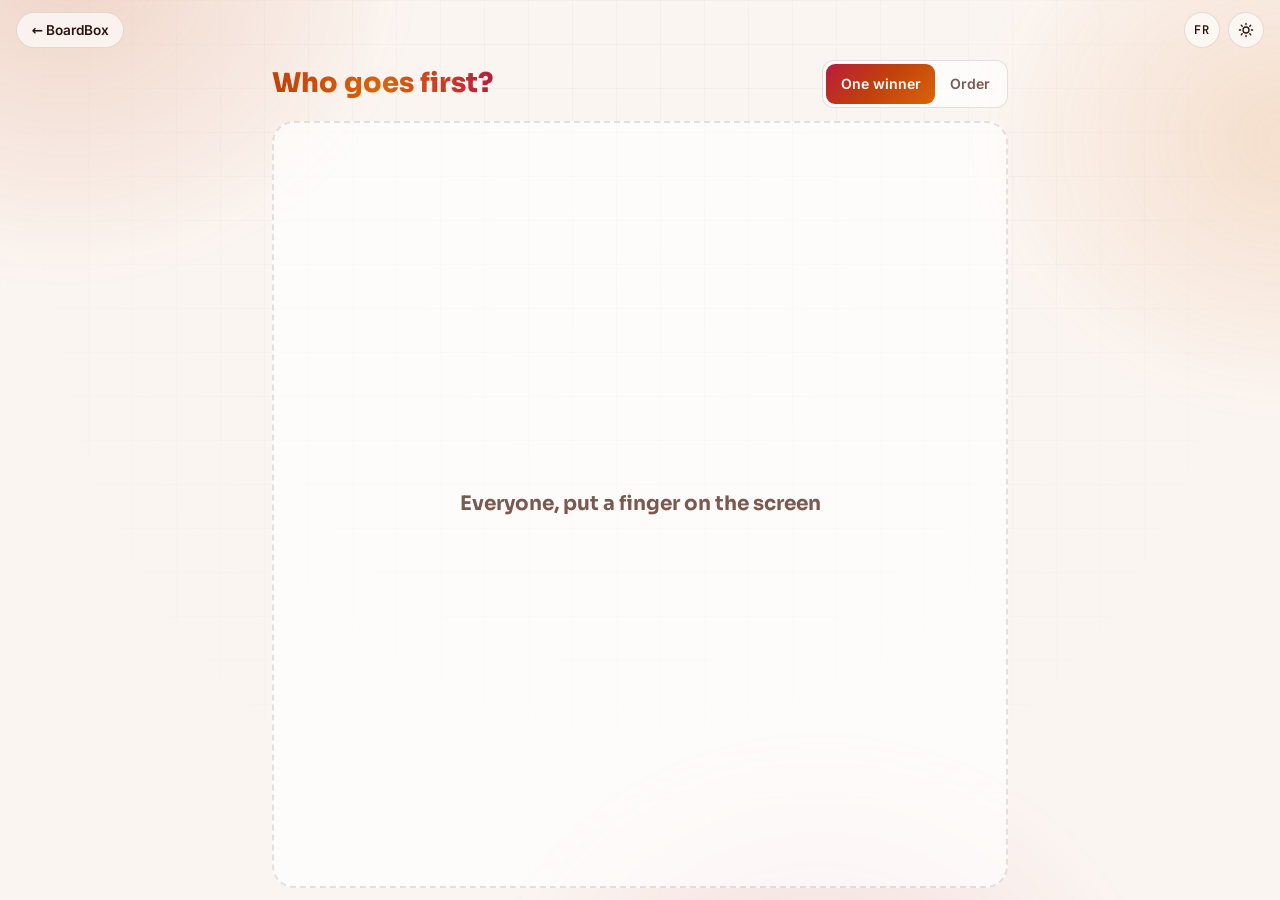
<file: qui-commence/index.html>
<!doctype html>
<html lang="fr">
<head>
<meta charset="utf-8">
<meta name="viewport" content="width=device-width,initial-scale=1,viewport-fit=cover">
<meta http-equiv="Content-Security-Policy" content="default-src 'self'; script-src 'self'; style-src 'self' 'unsafe-inline'; font-src 'self'; img-src 'self' data:; connect-src 'self'; object-src 'none'; base-uri 'self'; form-action 'self'">
<meta name="referrer" content="strict-origin-when-cross-origin">
<title data-i18n="title">Qui commence ?</title>
<meta name="description" content="Chacun pose un doigt sur l'écran, l'appli désigne qui commence ou l'ordre de jeu.">
<link rel="canonical" href="https://boardbox.stream/qui-commence/">
<meta property="og:type" content="website">
<meta property="og:site_name" content="BoardBox">
<meta property="og:locale" content="fr_FR">
<meta property="og:title" content="Qui commence ?">
<meta property="og:description" content="Chacun pose un doigt sur l'écran, l'appli désigne qui commence ou l'ordre de jeu.">
<meta property="og:url" content="https://boardbox.stream/qui-commence/">
<meta property="og:image" content="https://boardbox.stream/commun/icons/apercu-lien.png">
<meta property="og:image:width" content="1200">
<meta property="og:image:height" content="630">
<meta property="og:image:alt" content="BoardBox, outils et jeux pour vos soirées">
<meta name="twitter:card" content="summary_large_image">
<link rel="manifest" href="../manifest.webmanifest">
<link rel="icon" type="image/png" href="../commun/icons/favicon.png">
<link rel="apple-touch-icon" href="../commun/icons/apple-touch-icon.png">
<meta name="theme-color" content="#150c0a">
<link rel="stylesheet" href="../commun/base.css?v=13">
<script src="../commun/commun.js?v=9"></script>
<style>
/* La page tient dans l'écran : la zone tactile prend toute la hauteur restante.
   min-height: 0 annule le 100vh de base.css : sur iPhone, 100vh est plus haut que la partie visible
   (il ignore la barre d'adresse de Safari) et faisait dépasser la zone en bas. */
body { display: flex; flex-direction: column; height: 100vh; height: 100dvh; min-height: 0; overflow: hidden; overscroll-behavior: none; }
main { flex: 1; min-height: 0; width: 100%; max-width: 760px; margin: 0 auto; padding: 0 12px calc(env(safe-area-inset-bottom, 0px) + 12px); display: flex; flex-direction: column; gap: .8rem; }

.app-top { display: flex; align-items: center; justify-content: space-between; gap: .6rem; flex-wrap: wrap; }
.app-title { font-family: var(--f-display); font-weight: 800; font-size: 1.7rem; line-height: 1.1; margin: 0; }
.modes { display: flex; padding: 3px; border-radius: 12px; border: 1px solid var(--line); background: var(--surface); }
.modes button { height: 40px; padding: 0 .9rem; border: 0; border-radius: 9px; background: transparent; font-weight: 600; font-size: .88rem; color: var(--muted); }
.modes button[aria-pressed="true"] { background: var(--btn-primary-bg); color: var(--btn-primary-ink); }

/* Zone tactile : aucun geste du navigateur (défilement, zoom, loupe, menu d'appui long) */
.zone { position: relative; flex: 1; min-height: 0; overflow: hidden; border-radius: 22px; border: 2px dashed var(--line); background: var(--surface);
  touch-action: none; user-select: none; -webkit-user-select: none; -webkit-touch-callout: none; -webkit-tap-highlight-color: transparent; }
.zone.active { border-style: solid; }
.hint { position: absolute; inset: 0; display: grid; place-items: center; padding: 1.5rem; text-align: center; color: var(--muted); font-family: var(--f-display); font-weight: 700; font-size: 1.25rem; pointer-events: none; }
.zone.active .hint { place-items: start center; padding-top: 1rem; font-size: 1.05rem; }
.reset { position: absolute; right: 10px; bottom: 10px; height: 44px; padding: 0 1rem; border-radius: 12px; border: 1px solid var(--line); background: var(--field); font-size: .88rem; z-index: 2; }

/* Un cercle par doigt, centré sur le point de contact (left/top), à la couleur du joueur (--c) */
.marker { --c: var(--player-1); position: absolute; left: 0; top: 0; width: 92px; height: 92px; margin: -46px 0 0 -46px; border-radius: 50%;
  background: var(--c); box-shadow: 0 0 0 6px color-mix(in srgb, var(--c) 35%, transparent), var(--shadow);
  display: grid; place-items: center; color: var(--on-color); font-family: var(--f-display); font-weight: 800; font-size: 2.6rem; line-height: 1;
  pointer-events: none; transition: transform .35s var(--ease), opacity .35s var(--ease); animation: appear .25s var(--ease); }
@keyframes appear { from { transform: scale(.4); opacity: 0; } }
/* Anneau qui se resserre pendant l'attente : le tirage a lieu quand il touche le cercle */
.marker.arming::after { content: ''; position: absolute; inset: -10px; border-radius: 50%; border: 4px solid var(--c); animation: arm 2s linear forwards; }
@keyframes arm { from { transform: scale(1.9); opacity: 0; } to { transform: scale(1); opacity: 1; } }
.marker.chosen { transform: scale(1.45); box-shadow: 0 0 0 10px color-mix(in srgb, var(--c) 40%, transparent), 0 0 60px var(--c); }
.marker.out { transform: scale(.7); opacity: .18; }
@media (prefers-reduced-motion: reduce) { .marker, .marker.arming::after { animation: none; transition: none; } }
</style>
</head>
<body>
<header class="topbar">
  <a class="back-link" href="../" data-i18n="common.back">← BoardBox</a>
  <div class="topbar-actions">
    <button class="lang-btn" id="langBtn" type="button" lang="en" aria-label="Switch to English">EN</button>
    <button class="theme-btn" id="themeBtn" type="button" aria-label="Changer de thème" data-i18n-aria-label="common.theme">
      <svg viewBox="0 0 24 24" fill="none" stroke="currentColor" stroke-width="2" stroke-linecap="round"><circle cx="12" cy="12" r="4.5"/><path d="M12 2v2M12 20v2M2 12h2M20 12h2M4.9 4.9l1.4 1.4M17.7 17.7l1.4 1.4M4.9 19.1l1.4-1.4M17.7 6.3l1.4-1.4"/></svg>
    </button>
  </div>
</header>

<main>
  <div class="app-top">
    <h1 class="app-title grad-text" data-i18n="title">Qui commence ?</h1>
    <div class="modes" role="group" aria-label="Mode" data-i18n-aria-label="modeLabel">
      <button type="button" id="modeOne" data-i18n="modeOne">Un gagnant</button>
      <button type="button" id="modeOrder" data-i18n="modeOrder">Ordre</button>
    </div>
  </div>

  <div class="zone" id="zone">
    <p class="hint" id="hint" aria-live="polite"></p>
    <button type="button" class="reset" id="resetBtn" hidden data-i18n="reset">Recommencer</button>
  </div>
</main>

<script src="app.js?v=2"></script>
</body>
</html>
</file>
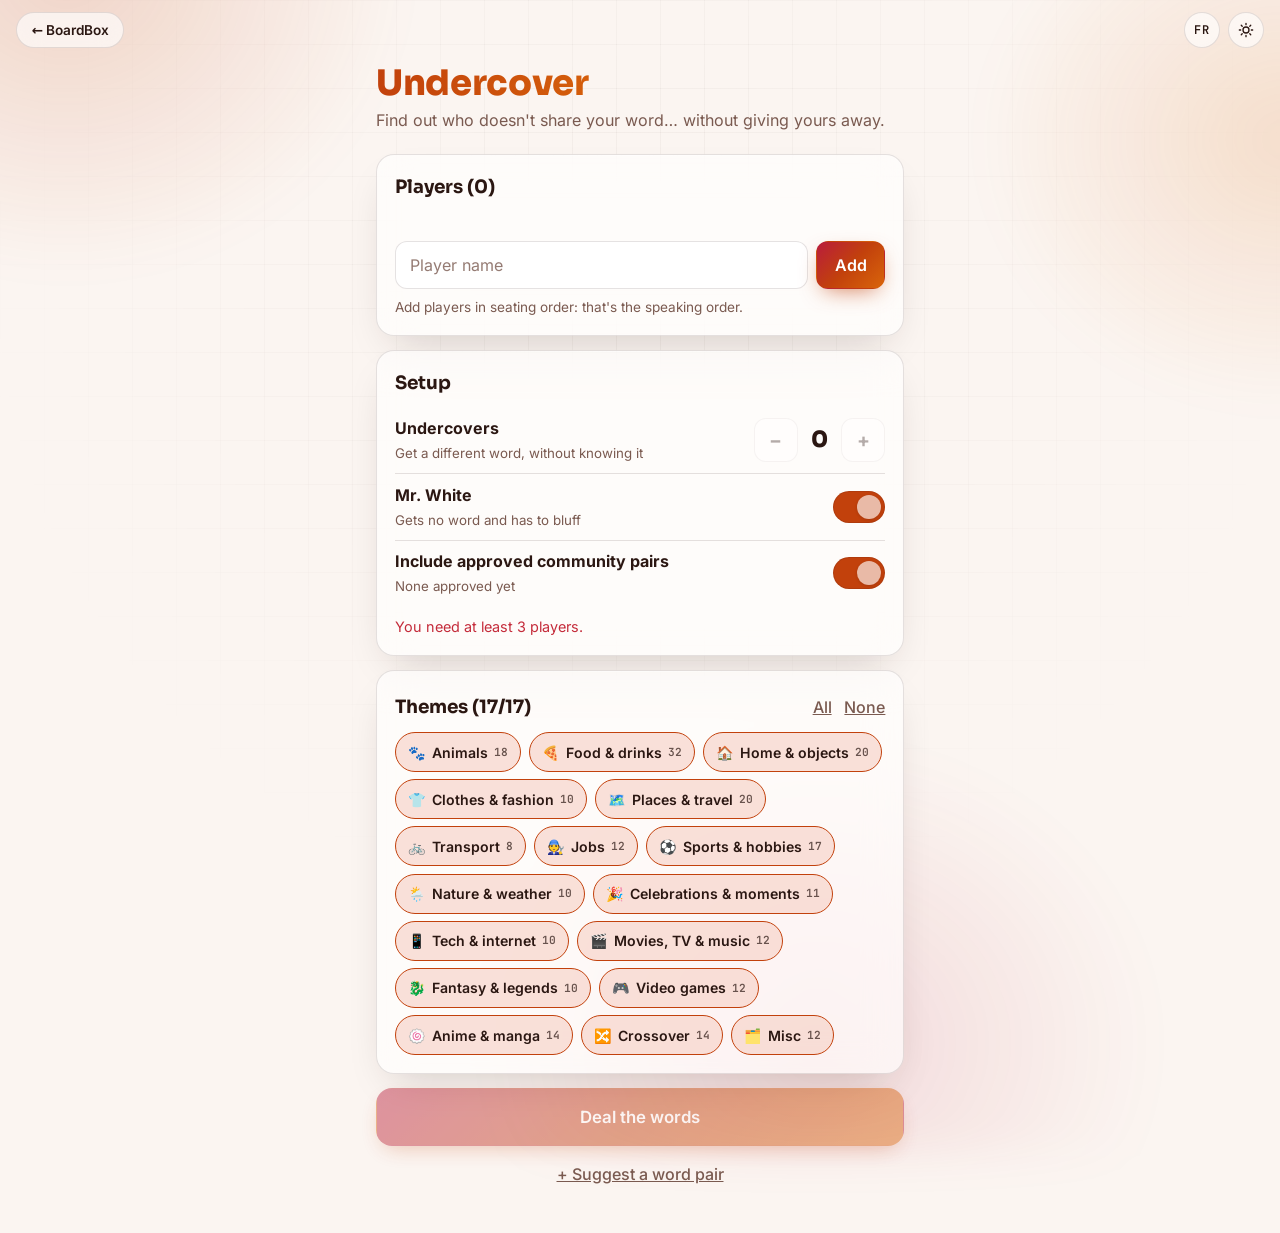
<file: undercover/index.html>
<!doctype html>
<html lang="fr">
<head>
<meta charset="utf-8">
<meta name="viewport" content="width=device-width,initial-scale=1,viewport-fit=cover">
<meta http-equiv="Content-Security-Policy" content="default-src 'self'; script-src 'self'; style-src 'self' 'unsafe-inline'; font-src 'self'; img-src 'self' data:; connect-src 'self' https://qwpmfexatemoxnruqtab.supabase.co; object-src 'none'; base-uri 'self'; form-action 'self'">
<meta name="referrer" content="strict-origin-when-cross-origin">
<title>Undercover</title>
<meta name="description" content="Le jeu Undercover sur un seul téléphone : civils, undercovers et Mister White.">
<link rel="canonical" href="https://boardbox.stream/undercover/">
<meta property="og:type" content="website">
<meta property="og:site_name" content="BoardBox">
<meta property="og:locale" content="fr_FR">
<meta property="og:title" content="Undercover">
<meta property="og:description" content="Le jeu Undercover sur un seul téléphone : civils, undercovers et Mister White.">
<meta property="og:url" content="https://boardbox.stream/undercover/">
<meta property="og:image" content="https://boardbox.stream/commun/icons/apercu-lien.png">
<meta property="og:image:width" content="1200">
<meta property="og:image:height" content="630">
<meta property="og:image:alt" content="BoardBox, outils et jeux pour vos soirées">
<meta name="twitter:card" content="summary_large_image">
<link rel="manifest" href="../manifest.webmanifest">
<link rel="icon" type="image/png" href="../commun/icons/favicon.png">
<link rel="apple-touch-icon" href="../commun/icons/apple-touch-icon.png">
<meta name="theme-color" content="#150c0a">
<link rel="stylesheet" href="../commun/base.css?v=13">
<script src="../commun/commun.js?v=9"></script>
<style>
main { width: 100%; max-width: 560px; margin: 0 auto; padding: 0 16px calc(env(safe-area-inset-bottom, 0px) + 40px); }
h1 { font-family: var(--f-display); font-weight: 850; font-size: 2.2rem; line-height: 1; margin: .4rem 0 .4rem; letter-spacing: -.01em; }
h2 { font-family: var(--f-display); font-size: 1.15rem; margin: 0 0 .7rem; }
.sub { color: var(--muted); margin: 0 0 1.4rem; }
.eyebrow { font-family: var(--f-mono); font-size: .72rem; letter-spacing: .14em; text-transform: uppercase; color: var(--muted); }

.card { background: var(--surface); border: 1px solid var(--line); border-radius: 18px; padding: 1.1rem; margin-bottom: .9rem; }

/* Joueurs */
.chips { display: flex; flex-wrap: wrap; gap: .45rem; margin-bottom: .8rem; min-height: 1rem; }
.chip { display: inline-flex; align-items: center; gap: .3rem; height: 38px; padding: 0 .35rem 0 .8rem; border-radius: 999px; background: var(--surface-2); font-weight: 600; font-size: .92rem; }
.chip .n { font-family: var(--f-mono); font-size: .7rem; color: var(--muted); }
.chip button { width: 30px; height: 30px; border-radius: 50%; border: 0; background: transparent; color: var(--muted); font-size: 1rem; }
.chip button:hover { color: var(--danger); }
.hint { color: var(--muted); font-size: .85rem; margin: .5rem 0 0; }
.row { display: flex; gap: .5rem; }
.row input { flex: 1; min-width: 0; }
input[type=text] { height: 48px; border-radius: 12px; border: 1px solid var(--line); background: var(--field); padding: 0 .9rem; }
input[type=text]:focus, select:focus { outline: none; border-color: var(--accent); }
select { height: 48px; border-radius: 12px; border: 1px solid var(--line); background: var(--field); padding: 0 .7rem; width: 100%; }

/* Thèmes */
.card-head { display: flex; align-items: baseline; justify-content: space-between; gap: .5rem; }
.quick { display: flex; gap: .8rem; }
.themes { display: flex; flex-wrap: wrap; gap: .45rem; }
.theme { display: inline-flex; align-items: center; gap: .4rem; min-height: 40px; padding: .35rem .75rem; border-radius: 999px; border: 1px solid var(--line); background: var(--field); color: var(--muted); font-size: .88rem; font-weight: 600; transition: background .2s, color .2s, border-color .2s; }
.theme small { font-family: var(--f-mono); font-size: .7rem; opacity: .7; }
.theme[aria-pressed="true"] { background: color-mix(in oklab, var(--accent) 16%, var(--surface)); border-color: var(--accent); color: var(--ink); }
.hint.center { text-align: center; margin: -.4rem 0 1rem; }

/* Boutons */
.btn { height: 48px; padding: 0 1.1rem; border-radius: 12px; border: 1px solid var(--line); background: var(--surface); font-weight: 600; display: inline-flex; align-items: center; justify-content: center; gap: .4rem; touch-action: manipulation; }
.btn:hover { border-color: var(--accent); }
.btn.primary { background: var(--btn-primary-bg); color: var(--btn-primary-ink); border-color: transparent; box-shadow: var(--btn-primary-shadow); }
.btn.big { width: 100%; height: 58px; font-size: 1.05rem; border-radius: 16px; }
.btn.danger { color: var(--danger); border-color: color-mix(in oklab, var(--danger) 50%, var(--line)); }
.btn:disabled { opacity: .45; cursor: not-allowed; }
.btn.link { border: 0; background: none; height: auto; padding: .4rem 0; color: var(--muted); font-weight: 500; text-decoration: underline; }

/* Composition */
.setting { display: flex; align-items: center; justify-content: space-between; gap: 1rem; padding: .55rem 0; }
.setting + .setting { border-top: 1px solid var(--line); }
.setting b { display: block; }
.setting small { color: var(--muted); }
.stepper { display: flex; align-items: center; gap: .3rem; }
.stepper button { width: 44px; height: 44px; border-radius: 12px; border: 1px solid var(--line); background: var(--field); font-size: 1.2rem; font-weight: 700; }
.stepper button:disabled { opacity: .35; }
.stepper output { min-width: 2ch; text-align: center; font-family: var(--f-display); font-weight: 800; font-size: 1.4rem; }
.switch { position: relative; width: 52px; height: 32px; flex: none; }
.switch input { position: absolute; inset: 0; opacity: 0; margin: 0; cursor: pointer; }
.switch span { position: absolute; inset: 0; border-radius: 999px; background: var(--surface-2); border: 1px solid var(--line); transition: background .2s; pointer-events: none; }
.switch span::after { content: ""; position: absolute; top: 3px; left: 3px; width: 24px; height: 24px; border-radius: 50%; background: var(--surface); box-shadow: 0 1px 3px var(--shadow-color); transition: transform .25s var(--ease); }
.switch input:checked + span { background: var(--accent); }
.switch input:checked + span::after { transform: translateX(20px); }
.switch input:focus-visible + span { outline: 2px solid var(--accent); outline-offset: 2px; }
.compo { display: flex; flex-wrap: wrap; gap: .4rem; margin: .9rem 0 0; }
.tag { font-family: var(--f-mono); font-size: .75rem; padding: .3rem .6rem; border-radius: 8px; background: var(--surface-2); }
.tag.civil { background: color-mix(in oklab, var(--ok) 18%, transparent); color: var(--ok); }
.tag.undercover { background: color-mix(in oklab, var(--danger) 16%, transparent); color: var(--danger); }
.tag.white { background: var(--ink); color: var(--bg); }
.error { color: var(--danger); font-size: .9rem; margin: .6rem 0 0; min-height: 1.2em; }

/* Distribution */
.stage { min-height: calc(100vh - 140px); min-height: calc(100dvh - 140px); display: flex; flex-direction: column; justify-content: center; gap: 1.2rem; text-align: center; }
.stage .who { font-family: var(--f-display); font-weight: 850; font-size: clamp(2.4rem, 12vw, 3.6rem); line-height: 1; overflow-wrap: anywhere; }
.secret { padding: 2rem 1rem; border-radius: 22px; background: var(--surface); border: 1px solid var(--line); }
.secret .word { font-family: var(--f-display); font-weight: 850; font-size: clamp(2rem, 11vw, 3.2rem); line-height: 1.05; color: var(--accent); overflow-wrap: anywhere; }
.secret.white .word { color: var(--ink); }
.secret p { color: var(--muted); margin: .8rem 0 0; }
.progress { display: flex; gap: 4px; justify-content: center; }
.progress i { width: 18px; height: 5px; border-radius: 9px; background: var(--surface-2); }
.progress i.done { background: var(--accent); }

/* Partie */
.order { display: flex; flex-wrap: wrap; gap: .35rem; align-items: center; margin-top: .4rem; }
.order span { font-size: .88rem; padding: .25rem .55rem; border-radius: 8px; background: var(--surface-2); }
.order span:first-child { background: var(--signal-soft); color: var(--signal-ink); font-weight: 700; }
.players { list-style: none; margin: 0; padding: 0; display: grid; gap: .5rem; }
.player { display: flex; align-items: center; gap: .5rem; }
.player .vote { flex: 1; min-width: 0; justify-content: flex-start; height: 52px; font-size: 1.02rem; }
.player .vote span { overflow: hidden; text-overflow: ellipsis; white-space: nowrap; }
.player .peek { width: 52px; height: 52px; padding: 0; flex: none; }
.player.out .vote { opacity: .5; text-decoration: line-through; pointer-events: none; }
.player.out .peek { visibility: hidden; }

/* Résultats */
.banner { padding: 1.2rem; border-radius: 18px; text-align: center; margin-bottom: 1rem; }
.banner.civils { background: color-mix(in oklab, var(--ok) 18%, var(--surface)); }
.banner.imposteurs { background: color-mix(in oklab, var(--danger) 16%, var(--surface)); }
.banner.white { background: var(--ink); color: var(--bg); }
.banner b { display: block; font-family: var(--f-display); font-size: 1.7rem; line-height: 1.1; }
.words { display: grid; grid-template-columns: 1fr 1fr; gap: .6rem; margin-bottom: 1rem; }
.words div { padding: .9rem; border-radius: 14px; background: var(--surface); border: 1px solid var(--line); text-align: center; }
.words small { display: block; color: var(--muted); font-size: .78rem; }
.words b { font-family: var(--f-display); font-size: 1.2rem; overflow-wrap: anywhere; }
.roles { list-style: none; margin: 0 0 1rem; padding: 0; display: grid; gap: .35rem; }
.roles li { display: flex; justify-content: space-between; align-items: center; gap: .5rem; padding: .55rem .8rem; border-radius: 12px; background: var(--surface); border: 1px solid var(--line); }
.roles li.out { opacity: .6; }
.stack { display: grid; gap: .6rem; }

/* Fenêtres */
dialog { width: min(440px, calc(100% - 32px)); border: 1px solid var(--line); border-radius: 20px; background: var(--surface-2); color: var(--ink); padding: 1.3rem; }
dialog::backdrop { background: var(--overlay); backdrop-filter: blur(3px); }
dialog h2 { margin-bottom: .5rem; }
dialog p { color: var(--muted); margin: 0 0 1rem; }
dialog .actions { display: flex; gap: .5rem; justify-content: flex-end; flex-wrap: wrap; margin-top: 1rem; }
dialog .field { display: grid; gap: .35rem; margin-bottom: .7rem; }
dialog label { font-size: .85rem; color: var(--muted); }
.reveal-word { font-family: var(--f-display); font-weight: 850; font-size: 2.2rem; text-align: center; color: var(--accent); margin: 1rem 0; overflow-wrap: anywhere; }

.toast { position: fixed; left: 50%; bottom: calc(env(safe-area-inset-bottom, 0px) + 24px); transform: translateX(-50%); z-index: 110; max-width: calc(100% - 32px); padding: .75rem 1rem; border-radius: 14px; background: var(--ink); color: var(--bg); font-size: .92rem; box-shadow: var(--shadow); animation: toastIn .3s var(--ease); }
@keyframes toastIn { from { transform: translate(-50%, 12px); opacity: 0; } }
</style>
</head>
<body>
<header class="topbar">
  <a class="back-link" href="../" data-i18n="common.back">← BoardBox</a>
  <div class="topbar-actions">
    <button class="lang-btn" id="langBtn" type="button" lang="en" aria-label="Switch to English">EN</button>
    <button class="theme-btn" id="themeBtn" type="button" aria-label="Changer de thème" data-i18n-aria-label="common.theme">
      <svg viewBox="0 0 24 24" fill="none" stroke="currentColor" stroke-width="2" stroke-linecap="round"><circle cx="12" cy="12" r="4.5"/><path d="M12 2v2M12 20v2M2 12h2M20 12h2M4.9 4.9l1.4 1.4M17.7 17.7l1.4 1.4M4.9 19.1l1.4-1.4M17.7 6.3l1.4-1.4"/></svg>
    </button>
  </div>
</header>

<main id="app" aria-live="polite"></main>

<!-- Confirmation générique -->
<dialog id="confirmDlg">
  <h2 id="confirmTitle"></h2>
  <p id="confirmText"></p>
  <div class="actions">
    <button class="btn" type="button" id="confirmNo" data-i18n="cancel">Annuler</button>
    <button class="btn primary" type="button" id="confirmYes">Confirmer</button>
  </div>
</dialog>

<!-- Revoir son mot -->
<dialog id="peekDlg">
  <h2 id="peekTitle"></h2>
  <p id="peekText"></p>
  <div class="reveal-word" id="peekWord" hidden></div>
  <div class="actions">
    <button class="btn" type="button" id="peekClose" data-i18n="close">Fermer</button>
    <button class="btn primary" type="button" id="peekShow" data-i18n="show">Afficher</button>
  </div>
</dialog>

<!-- Proposer une association -->
<dialog id="proposeDlg">
  <form method="dialog" id="proposeForm">
    <h2 data-i18n="propose.title">Proposer une association</h2>
    <p data-i18n="propose.text">Deux mots proches mais différents. Votre proposition sera ajoutée au jeu après validation.</p>
    <div class="field"><label for="propA" data-i18n="propose.wordA">Premier mot</label><input type="text" id="propA" maxlength="30" autocomplete="off" required></div>
    <div class="field"><label for="propB" data-i18n="propose.wordB">Second mot</label><input type="text" id="propB" maxlength="30" autocomplete="off" required></div>
    <div class="field"><label for="propTheme" data-i18n="propose.theme">Thème</label><select id="propTheme" required></select></div>
    <p class="error" id="propErr"></p>
    <div class="actions">
      <button class="btn" type="button" id="propCancel" data-i18n="cancel">Annuler</button>
      <button class="btn primary" type="submit" id="propSend" data-i18n="propose.send">Envoyer</button>
    </div>
  </form>
</dialog>

<script src="../commun/supabase-config.js?v=2"></script>
<script src="themes.js?v=4"></script>
<script src="mots.js?v=6"></script>
<script src="i18n.js?v=2"></script>
<script src="donnees.js?v=6"></script>
<script src="app.js?v=6"></script>
</body>
</html>
</file>
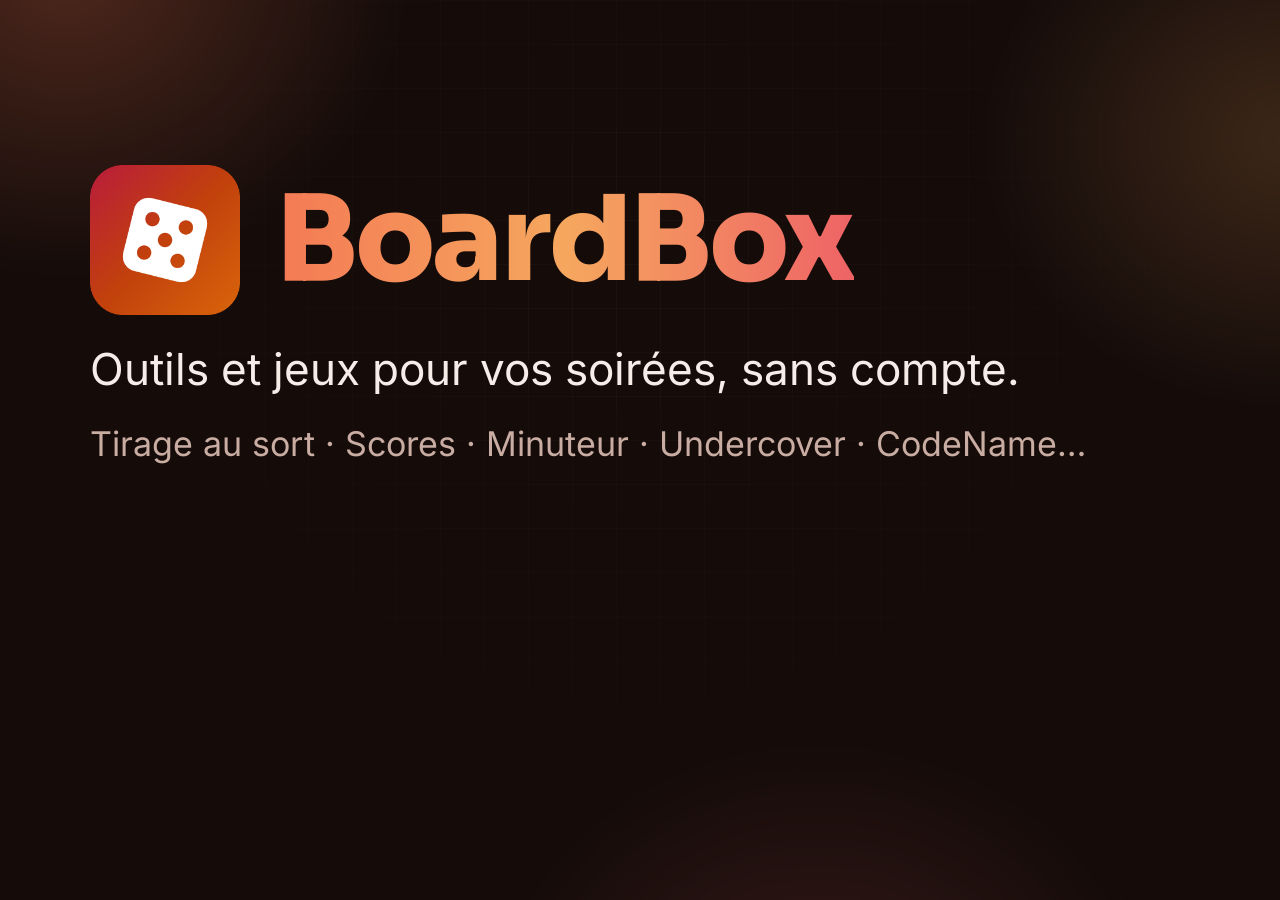
<file: claude/apercu-lien.html>
<!doctype html>
<!-- Source de commun/icons/apercu-lien.png (image des aperçus de lien, 1200×630).
     Ne se publie pas : nginx refuse le dossier claude/. Commande de capture : claude/architecture.md. -->
<html lang="fr" data-theme="dark">
<head>
<meta charset="utf-8">
<title>Aperçu de lien</title>
<link rel="stylesheet" href="../commun/base.css">
<style>
html, body { width: 1200px; height: 630px; min-height: 0; margin: 0; overflow: hidden; }
body { display: flex; flex-direction: column; justify-content: center; gap: 28px; padding: 0 90px; box-sizing: border-box; }
.brand { display: flex; align-items: center; gap: 36px; }
.brand img { width: 150px; height: 150px; }
h1 { font-family: var(--f-display); font-weight: 800; font-size: 118px; line-height: 1; letter-spacing: -.02em; margin: 0; }
p { font-size: 44px; line-height: 1.2; margin: 0; color: var(--ink); }
.tools { font-size: 34px; color: var(--muted); }
</style>
</head>
<body>
  <div class="brand">
    <img src="../commun/icons/icon-512.png" alt="">
    <h1><span class="grad-text">BoardBox</span></h1>
  </div>
  <p>Outils et jeux pour vos soirées, sans compte.</p>
  <p class="tools">Tirage au sort · Scores · Minuteur · Undercover · CodeName…</p>
</body>
</html>
</file>
<file: commun/base.css>
/* Design system de BoardBox — style « aurora » : fond lumineux animé, cartes en verre,
   titres en dégradé. Palette chaude rouge/orange (contrastes WCAG vérifiés). Thèmes clair et sombre.
   Les pages chargent ce fichier (polices incluses, voir @font-face ci-dessous), puis leur propre CSS. */

/* Polices auto-hébergées (SIL Open Font License, voir fonts/OFL-*.txt). Générées depuis Google Fonts :
   aucune requête vers Google à l'utilisation. Polices variables : un fichier par police et par sous-ensemble. */
@font-face { font-family: 'Inter'; font-style: normal; font-weight: 400 700; font-display: swap;
  src: url('fonts/inter-latin.woff2') format('woff2');
  unicode-range: U+0000-00FF, U+0131, U+0152-0153, U+02BB-02BC, U+02C6, U+02DA, U+02DC, U+0304, U+0308, U+0329, U+2000-206F, U+20AC, U+2122, U+2191, U+2193, U+2212, U+2215, U+FEFF, U+FFFD; }
@font-face { font-family: 'Inter'; font-style: normal; font-weight: 400 700; font-display: swap;
  src: url('fonts/inter-latin-ext.woff2') format('woff2');
  unicode-range: U+0100-02BA, U+02BD-02C5, U+02C7-02CC, U+02CE-02D7, U+02DD-02FF, U+0304, U+0308, U+0329, U+1D00-1DBF, U+1E00-1E9F, U+1EF2-1EFF, U+2020, U+20A0-20AB, U+20AD-20C4, U+2113, U+2C60-2C7F, U+A720-A7FF; }
@font-face { font-family: 'JetBrains Mono'; font-style: normal; font-weight: 400 600; font-display: swap;
  src: url('fonts/jetbrains-mono-latin.woff2') format('woff2');
  unicode-range: U+0000-00FF, U+0131, U+0152-0153, U+02BB-02BC, U+02C6, U+02DA, U+02DC, U+0304, U+0308, U+0329, U+2000-206F, U+20AC, U+2122, U+2191, U+2193, U+2212, U+2215, U+FEFF, U+FFFD; }
@font-face { font-family: 'JetBrains Mono'; font-style: normal; font-weight: 400 600; font-display: swap;
  src: url('fonts/jetbrains-mono-latin-ext.woff2') format('woff2');
  unicode-range: U+0100-02BA, U+02BD-02C5, U+02C7-02CC, U+02CE-02D7, U+02DD-02FF, U+0304, U+0308, U+0329, U+1D00-1DBF, U+1E00-1E9F, U+1EF2-1EFF, U+2020, U+20A0-20AB, U+20AD-20C4, U+2113, U+2C60-2C7F, U+A720-A7FF; }
@font-face { font-family: 'Sora'; font-style: normal; font-weight: 400 800; font-display: swap;
  src: url('fonts/sora-latin.woff2') format('woff2');
  unicode-range: U+0000-00FF, U+0131, U+0152-0153, U+02BB-02BC, U+02C6, U+02DA, U+02DC, U+0304, U+0308, U+0329, U+2000-206F, U+20AC, U+2122, U+2191, U+2193, U+2212, U+2215, U+FEFF, U+FFFD; }
@font-face { font-family: 'Sora'; font-style: normal; font-weight: 400 800; font-display: swap;
  src: url('fonts/sora-latin-ext.woff2') format('woff2');
  unicode-range: U+0100-02BA, U+02BD-02C5, U+02C7-02CC, U+02CE-02D7, U+02DD-02FF, U+0304, U+0308, U+0329, U+1D00-1DBF, U+1E00-1E9F, U+1EF2-1EFF, U+2020, U+20A0-20AB, U+20AD-20C4, U+2113, U+2C60-2C7F, U+A720-A7FF; }


/* ---------- Couleurs : thème clair (par défaut) ---------- */
:root {
  --bg: #fbf5f1;
  --surface: rgba(255, 255, 255, .64);      /* verre */
  --surface-2: rgba(255, 255, 255, .86);    /* verre plus opaque */
  --field: rgba(255, 255, 255, .92);        /* fond des champs */
  --ink: #2b1712;
  --muted: #7a5a50;
  --line: rgba(43, 23, 18, .12);
  --accent: #c2410c;                        /* orange brûlé : boutons, liens */
  --accent-2: #d9650b;                      /* orange */
  --accent-3: #b91c3c;                      /* rouge */
  --on-accent: #ffffff;
  --grad: linear-gradient(135deg, #b91c3c 0%, #c2410c 50%, #d9650b 100%);
  --signal: #d97706; --signal-soft: #fdebd3; --signal-ink: #5a2d00;
  --ok: #0f8a5f; --danger: #c42b3a;
  --shadow: 0 18px 40px -18px rgba(43, 23, 18, .22);
  --orb-1: rgba(194, 65, 12, .18); --orb-2: rgba(217, 101, 11, .16); --orb-3: rgba(185, 28, 60, .12);
  --grid-line: rgba(43, 23, 18, .045);

  --f-display: "Sora", system-ui, sans-serif;
  --f-body: "Inter", system-ui, -apple-system, "Segoe UI", Roboto, sans-serif;
  --f-mono: "JetBrains Mono", ui-monospace, "SF Mono", Menlo, Consolas, monospace;
  --ease: cubic-bezier(.2, .8, .2, 1);
  color-scheme: light;

  /* Alias historiques utilisés par tirage/ (même sens que ci-dessus) */
  --glass: var(--surface); --glass-strong: var(--surface-2); --border: var(--line);
  --text: var(--ink); --text-dim: var(--muted); --accent-1: var(--accent); --error: var(--danger);
}

/* ---------- Thème sombre ---------- */
@media (prefers-color-scheme: dark) {
  :root:not([data-theme="light"]) {
    --bg: #150c0a;
    --surface: rgba(255, 240, 232, .055);
    --surface-2: rgba(255, 240, 232, .095);
    --field: rgba(0, 0, 0, .3);
    --ink: #f7ece7;
    --muted: #c9aca2;
    --line: rgba(255, 236, 228, .12);
    --accent: #f47a55;
    --accent-2: #f6a75e;
    --accent-3: #ee6366;
    --on-accent: #1f0d07;
    --grad: linear-gradient(135deg, #ee6366 0%, #f47a55 50%, #f6a75e 100%);
    --signal: #f6a75e; --signal-soft: #3d2410; --signal-ink: #ffd8b0;
    --ok: #34d399; --danger: #ff6b78;
    --shadow: 0 20px 50px rgba(0, 0, 0, .4);
    --orb-1: rgba(244, 122, 85, .26); --orb-2: rgba(246, 167, 94, .18); --orb-3: rgba(238, 99, 102, .16);
    --grid-line: rgba(255, 236, 228, .028);
    color-scheme: dark;
  }
}
:root[data-theme="dark"] {
  --bg: #150c0a;
  --surface: rgba(255, 240, 232, .055);
  --surface-2: rgba(255, 240, 232, .095);
  --field: rgba(0, 0, 0, .3);
  --ink: #f7ece7;
  --muted: #c9aca2;
  --line: rgba(255, 236, 228, .12);
  --accent: #f47a55;
  --accent-2: #f6a75e;
  --accent-3: #ee6366;
  --on-accent: #1f0d07;
  --grad: linear-gradient(135deg, #ee6366 0%, #f47a55 50%, #f6a75e 100%);
  --signal: #f6a75e; --signal-soft: #3d2410; --signal-ink: #ffd8b0;
  --ok: #34d399; --danger: #ff6b78;
  --shadow: 0 20px 50px rgba(0, 0, 0, .4);
  --orb-1: rgba(244, 122, 85, .26); --orb-2: rgba(246, 167, 94, .18); --orb-3: rgba(238, 99, 102, .16);
  --grid-line: rgba(255, 236, 228, .028);
  color-scheme: dark;
}

/* ---------- Jetons de composants ----------
   Les outils n'utilisent QUE ces variables (aucune couleur en dur, ni en CSS ni en JS) :
   changer de charte = modifier ce fichier uniquement. */
:root {
  --shadow-color: rgba(43, 23, 18, .18);      /* ombres portées */
  --overlay: rgba(43, 23, 18, .35);           /* voile derrière les fenêtres */
  --highlight-line: rgba(255, 255, 255, .75); /* liseré lumineux en haut des cartes en verre */
  /* Équipes de jeu (Nom de code…) : rouge, bleu, carte neutre, assassin */
  --team-red: #c8322f; --team-blue: #2563c9; --card-neutral: #dccbb9; --card-assassin: #1f1512;
}
@media (prefers-color-scheme: dark) {
  :root:not([data-theme="light"]) {
    --shadow-color: rgba(0, 0, 0, .45); --overlay: rgba(8, 4, 3, .62); --highlight-line: rgba(255, 255, 255, .3);
    --team-red: #cc3a35; --team-blue: #2f6fdc; --card-neutral: #6a5649; --card-assassin: #050302;
  }
}
:root[data-theme="dark"] {
  --shadow-color: rgba(0, 0, 0, .45); --overlay: rgba(8, 4, 3, .62); --highlight-line: rgba(255, 255, 255, .3);
  --team-red: #cc3a35; --team-blue: #2f6fdc; --card-neutral: #6a5649; --card-assassin: #050302;
}
:root {
  --on-color: #ffffff;                        /* texte sur une pastille colorée (avatars) */
  --on-signal: #1d1400;                       /* texte sur --signal (gagnant, meneur) */
  /* QR codes : toujours sombre sur clair, quel que soit le thème (certains lecteurs ne lisent pas l'inverse) */
  --qr-fg: #000000; --qr-bg: #ffffff;
  --shadow-lg: 0 30px 80px var(--shadow-color);
  --scrollbar: color-mix(in srgb, var(--ink) 20%, transparent);
  /* Bouton principal : même rendu dans tous les outils */
  --btn-primary-bg: var(--grad);
  --btn-primary-ink: var(--on-accent);
  --btn-primary-shadow: 0 8px 22px -8px color-mix(in srgb, var(--accent) 70%, transparent);
  /* Couleurs d'identité des joueurs (compteur…) : distinctes entre elles, lisibles avec --on-color */
  --player-1: #e8590c; --player-2: #3a7bd5; --player-3: #0f9a6c; --player-4: #b03fd4;
  --player-5: #c27c00; --player-6: #0884b5; --player-7: #d63447; --player-8: #4f8a0f;
  --player-9: #7a4bd8; --player-10: #a8560f; --player-11: #1a8585; --player-12: #c2347a;
  /* Voiles posés sur une couleur de joueur (tuiles du compteur) : plus sombre pour les boutons, plus clair pour les bandes */
  --tint-dark: rgba(0, 0, 0, .2); --tint-light: rgba(255, 255, 255, .32);
}

/* ---------- Bouton principal partagé ---------- */
.btn-primary { background: var(--btn-primary-bg); color: var(--btn-primary-ink); border-color: transparent; box-shadow: var(--btn-primary-shadow); }

/* ---------- Reset ---------- */
*, *::before, *::after { box-sizing: border-box; }
[hidden] { display: none !important; }
html { -webkit-text-size-adjust: 100%; }
body { margin: 0; min-height: 100vh; background: var(--bg); color: var(--ink); font-family: var(--f-body); font-size: 16px; line-height: 1.5; overflow-x: hidden; transition: background-color .4s var(--ease), color .4s var(--ease); }
button, input, select, textarea { font: inherit; color: inherit; }
button { cursor: pointer; }
input::placeholder { color: var(--muted); opacity: .8; }
/* iPhone : Safari zoome sur tout champ dont le texte fait moins de 16px quand il reçoit le focus.
   Sur écran tactile, on impose donc 16px minimum à tous les champs de saisie. */
@media (pointer: coarse) {
  input, select, textarea { font-size: max(16px, 1em) !important; }
}
:focus-visible { outline: 2px solid var(--accent); outline-offset: 3px; border-radius: 6px; }

/* ---------- Fond aurora (sans balisage : pseudo-éléments du body) ---------- */
body::before {
  content: ""; position: fixed; inset: -20vmax; z-index: -2; pointer-events: none;
  background:
    radial-gradient(38vmax 34vmax at 18% 16%, var(--orb-1), transparent 70%),
    radial-gradient(34vmax 30vmax at 86% 28%, var(--orb-2), transparent 70%),
    radial-gradient(38vmax 34vmax at 60% 92%, var(--orb-3), transparent 70%);
  filter: blur(20px);
  animation: aurora 26s ease-in-out infinite alternate;
}
body::after {
  content: ""; position: fixed; inset: 0; z-index: -1; pointer-events: none;
  background-image: linear-gradient(var(--grid-line) 1px, transparent 1px), linear-gradient(90deg, var(--grid-line) 1px, transparent 1px);
  background-size: 44px 44px;
  mask-image: radial-gradient(circle at 50% 30%, #000, transparent 75%);
  -webkit-mask-image: radial-gradient(circle at 50% 30%, #000, transparent 75%);
}
@keyframes aurora {
  0% { transform: translate(0, 0) scale(1); }
  50% { transform: translate(3vmax, 2vmax) scale(1.06); }
  100% { transform: translate(-2vmax, 3vmax) scale(1.02); }
}

/* ---------- Verre : cartes, panneaux, fenêtres ---------- */
.card, .glass, dialog {
  backdrop-filter: blur(18px) saturate(1.2);
  -webkit-backdrop-filter: blur(18px) saturate(1.2);
  box-shadow: var(--shadow);
}
.card { position: relative; }
.card::before {
  content: ""; position: absolute; top: 0; left: 12%; right: 12%; height: 1px; pointer-events: none;
  background: linear-gradient(90deg, transparent, rgba(255, 255, 255, .45), transparent);
}

/* ---------- Titres en dégradé ---------- */
/* Dégradé cyclique (orange brûlé → orange → rouge → orange → orange brûlé) : avec background-size 200%,
   l'orange reste visible quelle que soit la position de l'animation. */
:root { --grad-title: linear-gradient(90deg, var(--accent) 0%, var(--accent-2) 25%, var(--accent-3) 50%, var(--accent-2) 75%, var(--accent) 100%); }
.grad-text {
  background: var(--grad-title); background-size: 200% auto;
  -webkit-background-clip: text; background-clip: text;
  -webkit-text-fill-color: transparent; color: transparent;
  animation: shimmer 6s linear infinite;
}
@keyframes shimmer { to { background-position: 200% center; } }

/* ---------- Barre du haut commune : retour à l'accueil + bouton de thème ---------- */
.topbar { display: flex; align-items: center; justify-content: space-between; gap: .8rem; padding: calc(env(safe-area-inset-top, 0px) + 12px) 16px 12px; }
.back-link { display: inline-flex; align-items: center; gap: .4rem; height: 36px; padding: 0 .9rem; border-radius: 999px; border: 1px solid var(--line); background: var(--surface); color: var(--ink); text-decoration: none; font-size: .85rem; font-weight: 600; backdrop-filter: blur(12px); -webkit-backdrop-filter: blur(12px); }
.theme-btn { width: 36px; height: 36px; border-radius: 999px; border: 1px solid var(--line); background: var(--surface); color: var(--ink); display: grid; place-items: center; padding: 0; backdrop-filter: blur(12px); -webkit-backdrop-filter: blur(12px); }
.topbar-actions { display: flex; align-items: center; gap: .5rem; }
.lang-btn { min-width: 36px; height: 36px; padding: 0 .6rem; border-radius: 999px; border: 1px solid var(--line); background: var(--surface); color: var(--ink); font-family: var(--f-mono); font-size: .75rem; font-weight: 600; letter-spacing: .04em; backdrop-filter: blur(12px); -webkit-backdrop-filter: blur(12px); }
.back-link:hover, .theme-btn:hover, .lang-btn:hover { border-color: var(--accent); }
.theme-btn svg { width: 16px; height: 16px; }

@media (prefers-reduced-motion: reduce) {
  *, *::before, *::after { animation-duration: .001ms !important; animation-iteration-count: 1 !important; transition-duration: .001ms !important; }
}

/* ---------- Écrans tactiles : allègement pour un défilement fluide ----------
   Sur téléphone, le verre dépoli (backdrop-filter) devait recalculer son flou à chaque image, parce que
   le fond aurora bouge en permanence : le défilement et le tactile saccadaient. Au doigt, le fond reste
   donc immobile, le verre devient un simple fond translucide, et le reflet des titres ne passe qu'une fois
   (le dégradé est cyclique : la fin de l'animation se raccorde au début sans saut).
   Les !important l'emportent sur les styles propres à chaque outil (ex. cartes de tirage/). */
@media (pointer: coarse) {
  body::before { animation: none; filter: none; }
  *, *::before, *::after { -webkit-backdrop-filter: none !important; backdrop-filter: none !important; }
  .grad-text, h1 { animation-iteration-count: 1 !important; }
}
</file>
